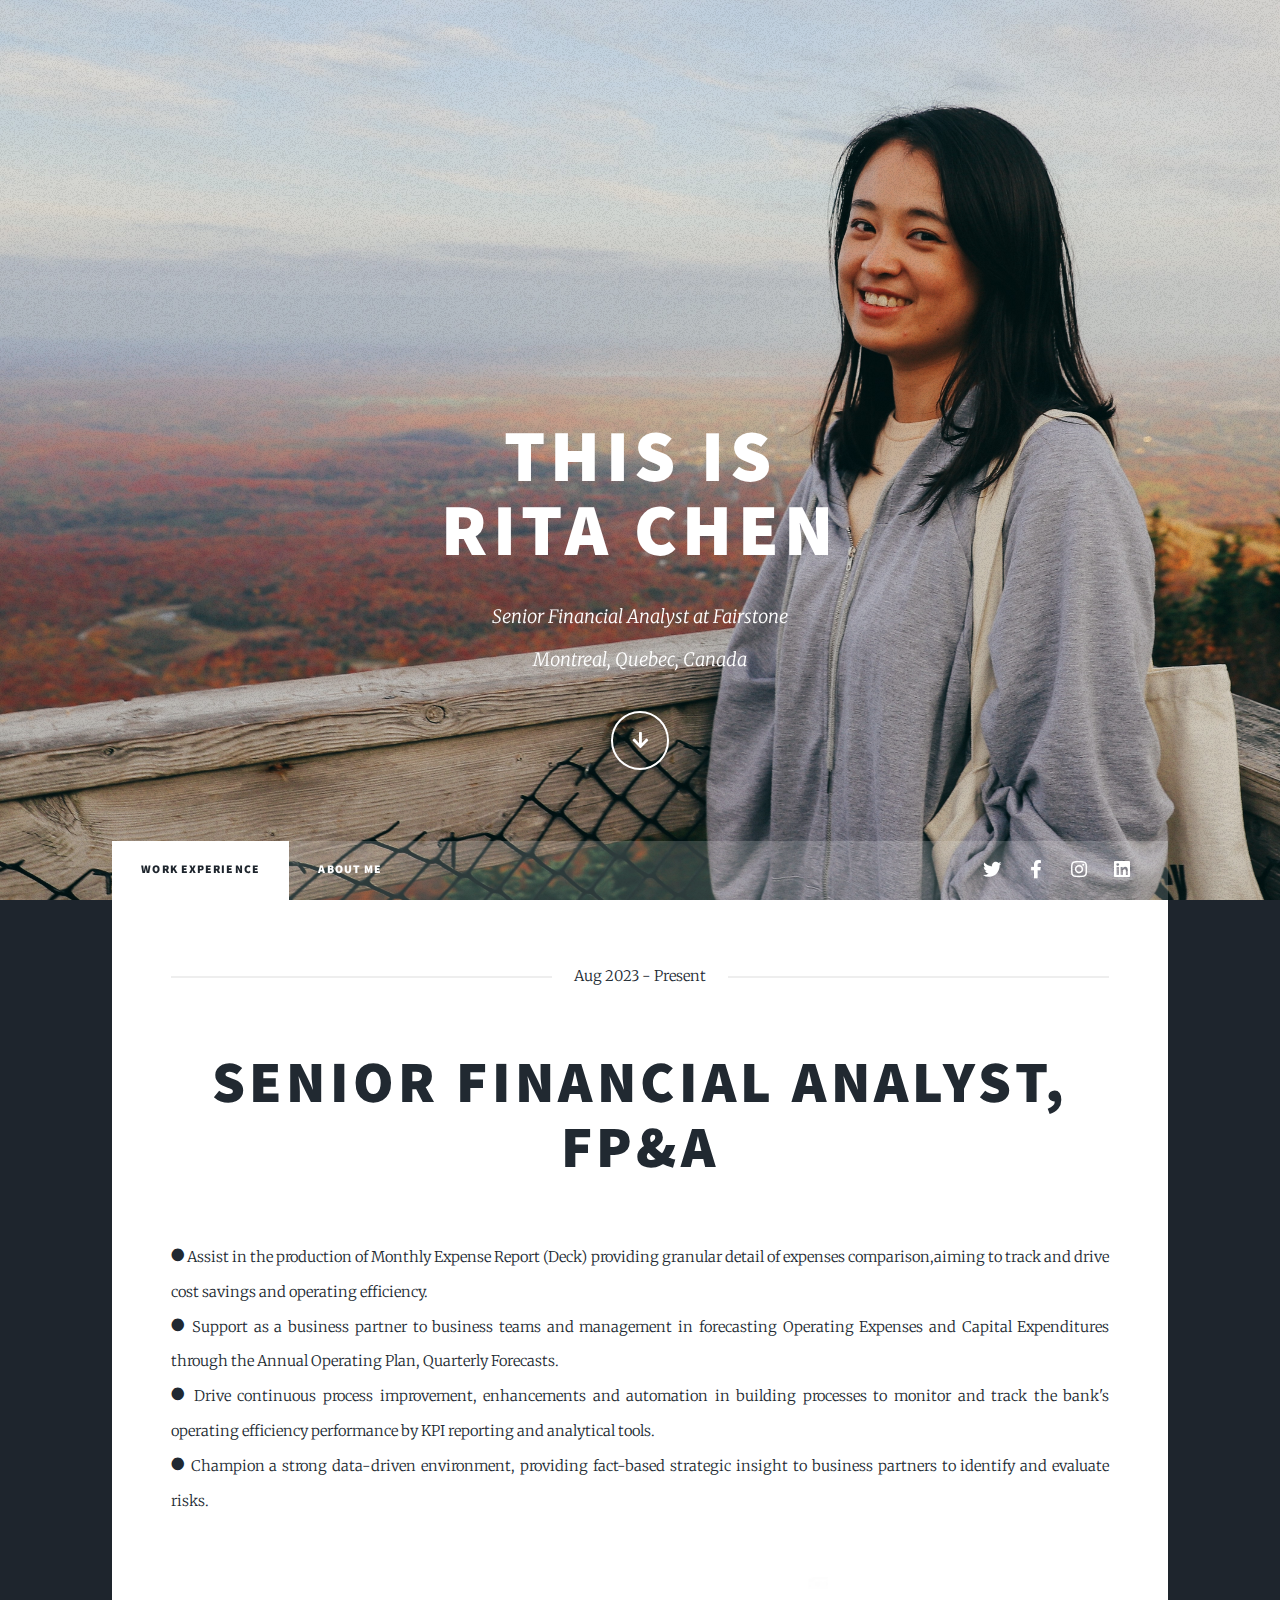
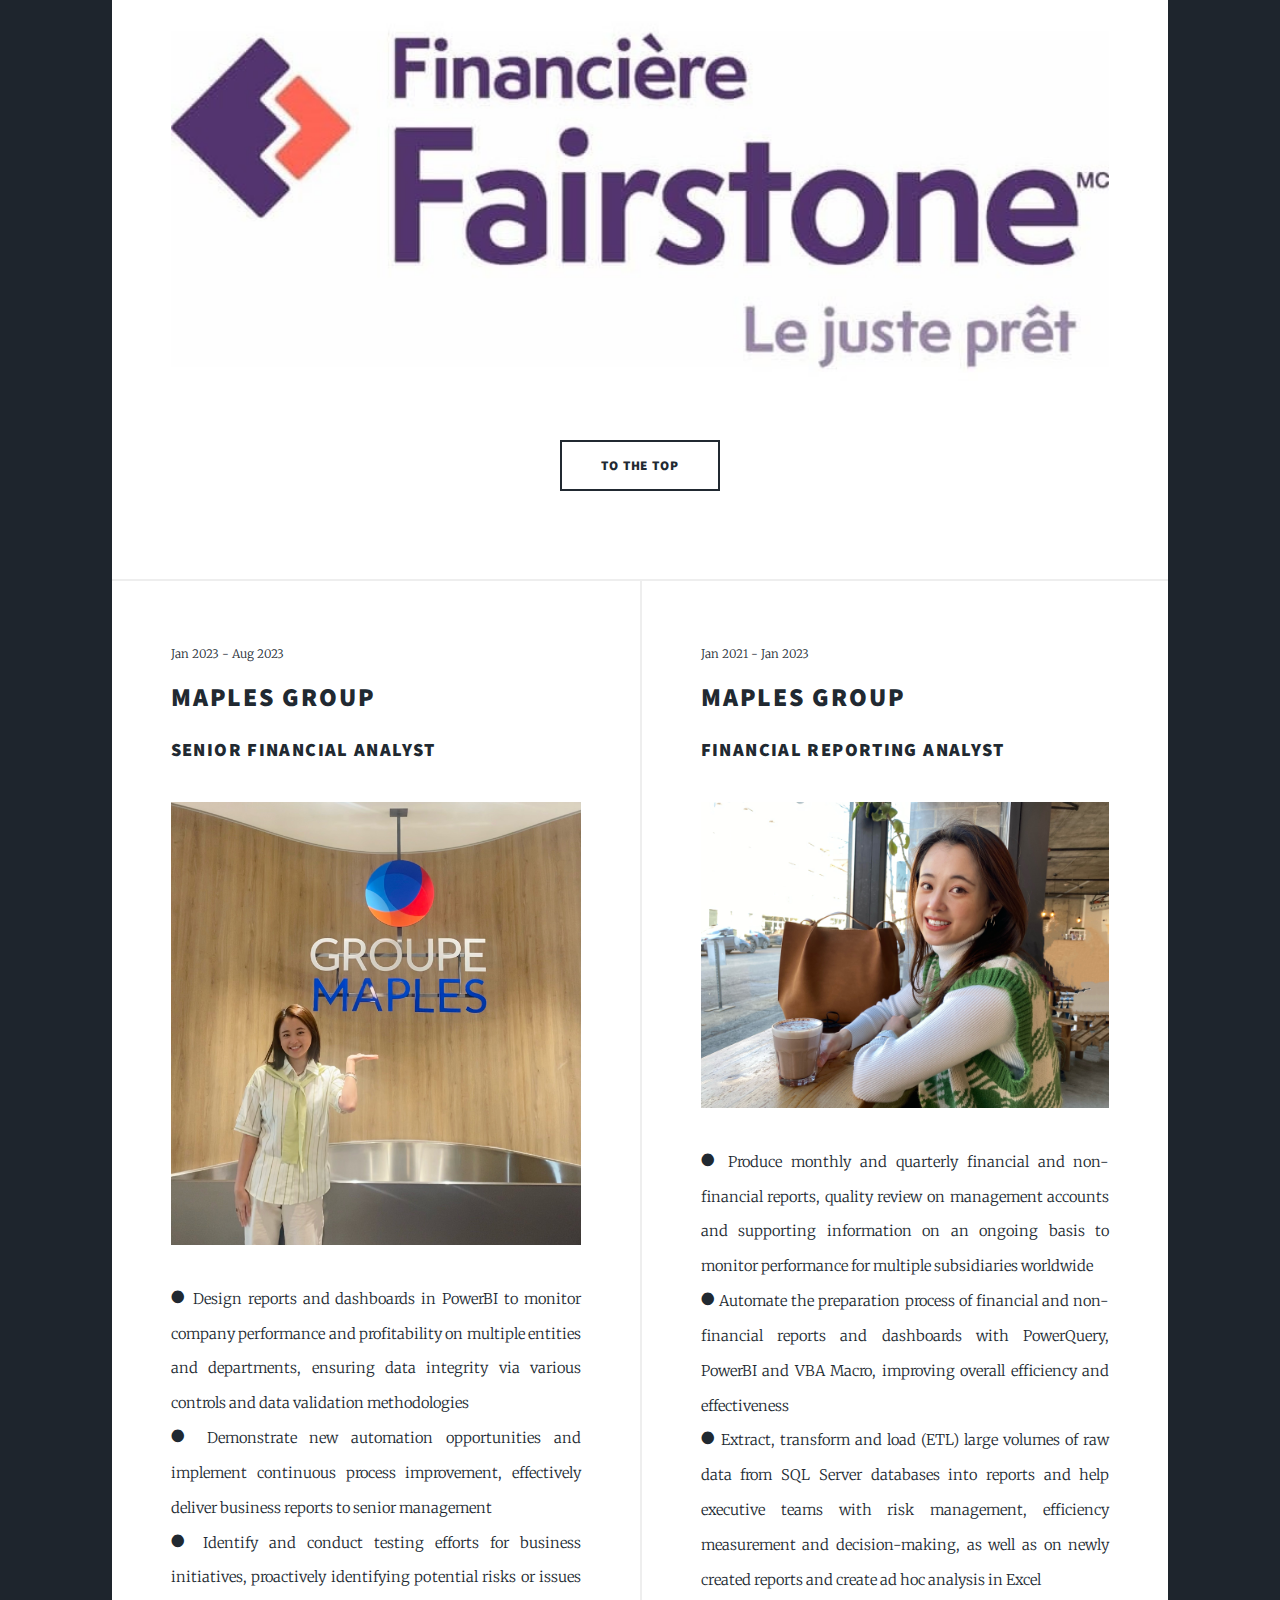
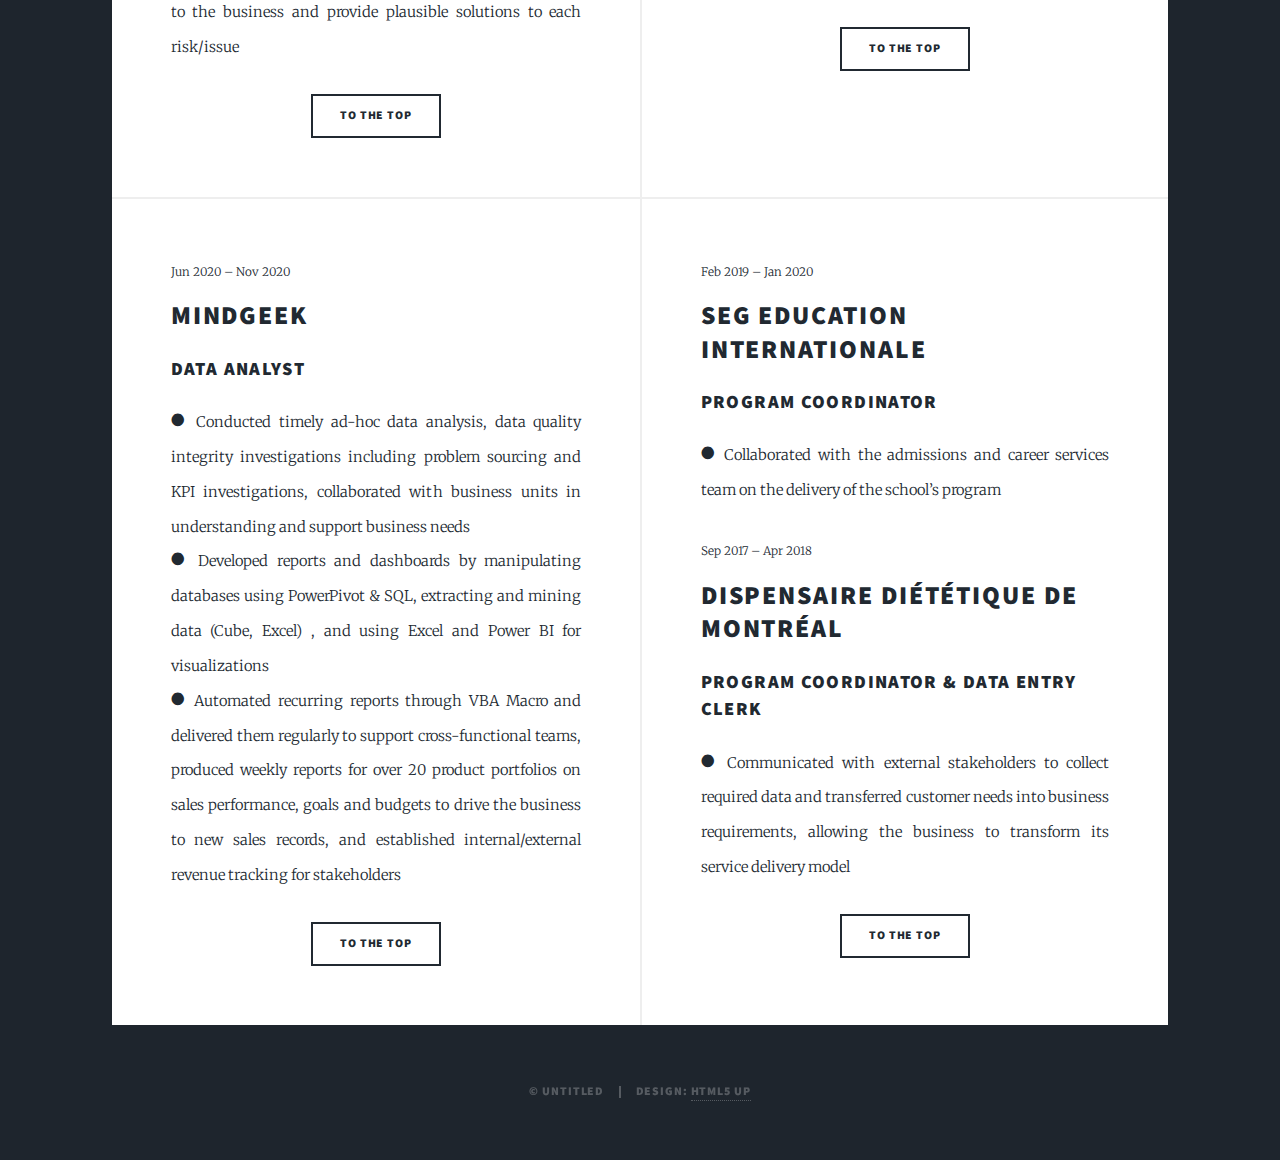
<file: index.html>
<!DOCTYPE HTML>
<!--
	Massively by HTML5 UP
	html5up.net | @ajlkn
	Free for personal and commercial use under the CCA 3.0 license (html5up.net/license)
-->
<html>
	<head>
		<title>Rita's Profile</title>
		<meta charset="utf-8" />
		<meta name="viewport" content="width=device-width, initial-scale=1, user-scalable=no" />
		<link rel="stylesheet" href="assets/css/main.css" />
		<noscript><link rel="stylesheet" href="assets/css/noscript.css" /></noscript>
	</head>
	<body class="is-preload">

		<!-- Wrapper -->
			<div id="wrapper" class="fade-in">

				<!-- Intro -->
					<div id="intro">
						<h1>This is<br />
						Rita Chen</h1>
						<p>Senior Financial Analyst at Fairstone<br />
							Montreal, Quebec, Canada</p>
						<ul class="actions">
							<li><a href="#header" class="button icon solid solo fa-arrow-down scrolly">Continue</a></li>
						</ul>
					</div>

				<!-- Header -->
					<header id="header">
						<a href="index.html" class="logo">Rita Chen</a>
					</header>

				<!-- Nav -->
					<nav id="nav">
						<ul class="links">
							<li class="active"><a href="index.html">Work Experience</a></li>
							<li><a href="generic.html">About me</a></li>
							<!-- <li><a href="elements.html">Elements Reference</a></li> -->
						</ul>
						<ul class="icons">
							<li><a href="#" class="icon brands fa-twitter"><span class="label">Twitter</span></a></li>
							<li><a href="#" class="icon brands fa-facebook-f"><span class="label">Facebook</span></a></li>
							<li><a href="#" class="icon brands fa-instagram"><span class="label">Instagram</span></a></li>
							<li><a href="#" class="icon brands fa-linkedin"><span class="label">GitHub</span></a></li>
						</ul>
					</nav>

				<!-- Main -->
					<div id="main">

						<!-- Featured Post -->
							<article class="post featured">
								<header class="major">
									<span class="date">Aug 2023 - Present</span>
									<h2><a href="#">Senior Financial Analyst, FP&A</a></h2>
								</header>
								<p>● Assist in the production of Monthly Expense Report (Deck) providing granular detail of expenses comparison,aiming to track and drive cost savings and operating efficiency.<br />
									● Support as a business partner to business teams and management in forecasting Operating Expenses and Capital Expenditures through the Annual Operating Plan, Quarterly Forecasts.<br />
									● Drive continuous process improvement, enhancements and automation in building processes to monitor and track the bank's operating efficiency performance by KPI reporting and analytical tools.<br />
									● Champion a strong data-driven environment, providing fact-based strategic insight to business partners to identify and evaluate risks.
									</p>
								<a href="#" class="image main"><img src="images/fairstone.jpg" alt="" /></a>
								<ul class="actions special">
									<li><a href="#" class="button large">To the Top</a></li>
								</ul>
							</article>

						<!-- Posts -->
							<section class="posts">
								<article>
									<header>
										<span class="date">Jan 2023 - Aug 2023</span>
										<h2><a href="#">Maples Group</a></h2>
										<h3>Senior Financial Analyst</h3>
									</header>
									<a href="#" class="image fit"><img src="images/rita_maples.jpg" alt="" /></a>
									<p>● Design reports and dashboards in PowerBI to monitor company performance and profitability on multiple entities and
										departments, ensuring data integrity via various controls and data validation methodologies
										<br />
										● Demonstrate new automation opportunities and implement continuous process improvement, effectively deliver business
										reports to senior management<br />
										● Identify and conduct testing efforts for business initiatives, proactively identifying potential risks or issues to the
										business and provide plausible solutions to each risk/issue<br />
										</p>
										<ul class="actions special">
										<li><a href="#" class="button">To the Top</a></li>
									</ul>
								</article>
								<article>
									<header>
										<span class="date">Jan 2021 - Jan 2023</span>
										<h2><a href="#">Maples Group</a></h2>
										<h3>Financial Reporting Analyst</h3>
									</header>
									<a href="#" class="image fit"><img src="images/rita_coffee.jpg" alt="" /></a>
									<p>● Produce monthly and quarterly financial and non-financial reports, quality review on management accounts and
										supporting information on an ongoing basis to monitor performance for multiple subsidiaries worldwide
										<br />
										● Automate the preparation process of financial and non-financial reports and dashboards with PowerQuery, PowerBI and
										VBA Macro, improving overall efficiency and effectiveness<br />
										● Extract, transform and load (ETL) large volumes of raw data from SQL Server databases into reports and help executive
										teams with risk management, efficiency measurement and decision-making, as well as on newly created reports and
										create ad hoc analysis in Excel<br />
										</p>
										<ul class="actions special">
										<li><a href="#" class="button">To the Top</a></li>
									</ul>
								</article>
								<article>
									<header>
										<span class="date">Jun 2020 – Nov 2020</span>
										<h2><a href="#">MindGeek</a></h2>
										<h3>Data Analyst</h3>
									</header>
									<p>● Conducted timely ad-hoc data analysis, data quality integrity investigations including problem sourcing and KPI
										investigations, collaborated with business units in understanding and support business needs
										<br />
										● Developed reports and dashboards by manipulating databases using PowerPivot & SQL, extracting and mining data
										(Cube, Excel) , and using Excel and Power BI for visualizations<br />
										● Automated recurring reports through VBA Macro and delivered them regularly to support cross-functional teams, produced
										weekly reports for over 20 product portfolios on sales performance, goals and budgets to drive the business to new sales
										records, and established internal/external revenue tracking for stakeholders<br />
										</p>
										<ul class="actions special">
										<li><a href="#" class="button">To the Top</a></li>
									</ul>
								</article>
								<article>
									<header>
										<span class="date">Feb 2019 – Jan 2020</span>
										<h2><a href="#">SEG Education Internationale </a></h2>
										<h3>Program Coordinator</h3>
									</header>
									<p>● Collaborated with the admissions and career services team on the delivery of the school’s program
										</p>
										<header>
											<span class="date">Sep 2017 – Apr 2018</span>
											<h2><a href="#">Dispensaire diététique de Montréal </a></h2>
											<h3>Program Coordinator & Data Entry Clerk
											</h3>
										</header>
										<p>● Communicated with external stakeholders to collect required data and transferred customer needs into business
											requirements, allowing the business to transform its service delivery model											
											</p>
										<ul class="actions special">
										<li><a href="#" class="button">To the Top</a></li>
									</ul>
								</article>
								
							</section>

						<!-- Footer -->


					</div>

				<!-- Footer -->
					<footer id="footer">
						<!-- <section>
							<form method="post" action="#">
								<div class="fields">
									<div class="field">
										<label for="name">Name</label>
										<input type="text" name="name" id="name" />
									</div>
									<div class="field">
										<label for="email">Email</label>
										<input type="text" name="email" id="email" />
									</div>
									<div class="field">
										<label for="message">Message</label>
										<textarea name="message" id="message" rows="3"></textarea>
									</div>
								</div>
								<ul class="actions">
									<li><input type="submit" value="Send Message" /></li>
								</ul>
							</form>
						</section>
						<section class="split contact">
							<section class="alt">
								<h3>Address</h3>
								<p>1234 Somewhere Road #87257<br />
								Nashville, TN 00000-0000</p>
							</section>
							<section>
								<h3>Phone</h3>
								<p><a href="#">(000) 000-0000</a></p>
							</section>
							<section>
								<h3>Email</h3>
								<p><a href="#">info@untitled.tld</a></p>
							</section>
							<section>
								<h3>Social</h3>
								<ul class="icons alt">
									<li><a href="#" class="icon brands alt fa-twitter"><span class="label">Twitter</span></a></li>
									<li><a href="#" class="icon brands alt fa-facebook-f"><span class="label">Facebook</span></a></li>
									<li><a href="#" class="icon brands alt fa-instagram"><span class="label">Instagram</span></a></li>
									<li><a href="#" class="icon brands alt fa-github"><span class="label">GitHub</span></a></li>
								</ul>
							</section>
						</section> -->
					</footer>

				<!-- Copyright -->
					<div id="copyright">
						<ul><li>&copy; Untitled</li><li>Design: <a href="https://html5up.net">HTML5 UP</a></li></ul>
					</div>

			</div>

		<!-- Scripts -->
			<script src="assets/js/jquery.min.js"></script>
			<script src="assets/js/jquery.scrollex.min.js"></script>
			<script src="assets/js/jquery.scrolly.min.js"></script>
			<script src="assets/js/browser.min.js"></script>
			<script src="assets/js/breakpoints.min.js"></script>
			<script src="assets/js/util.js"></script>
			<script src="assets/js/main.js"></script>

	</body>
</html>
</file>
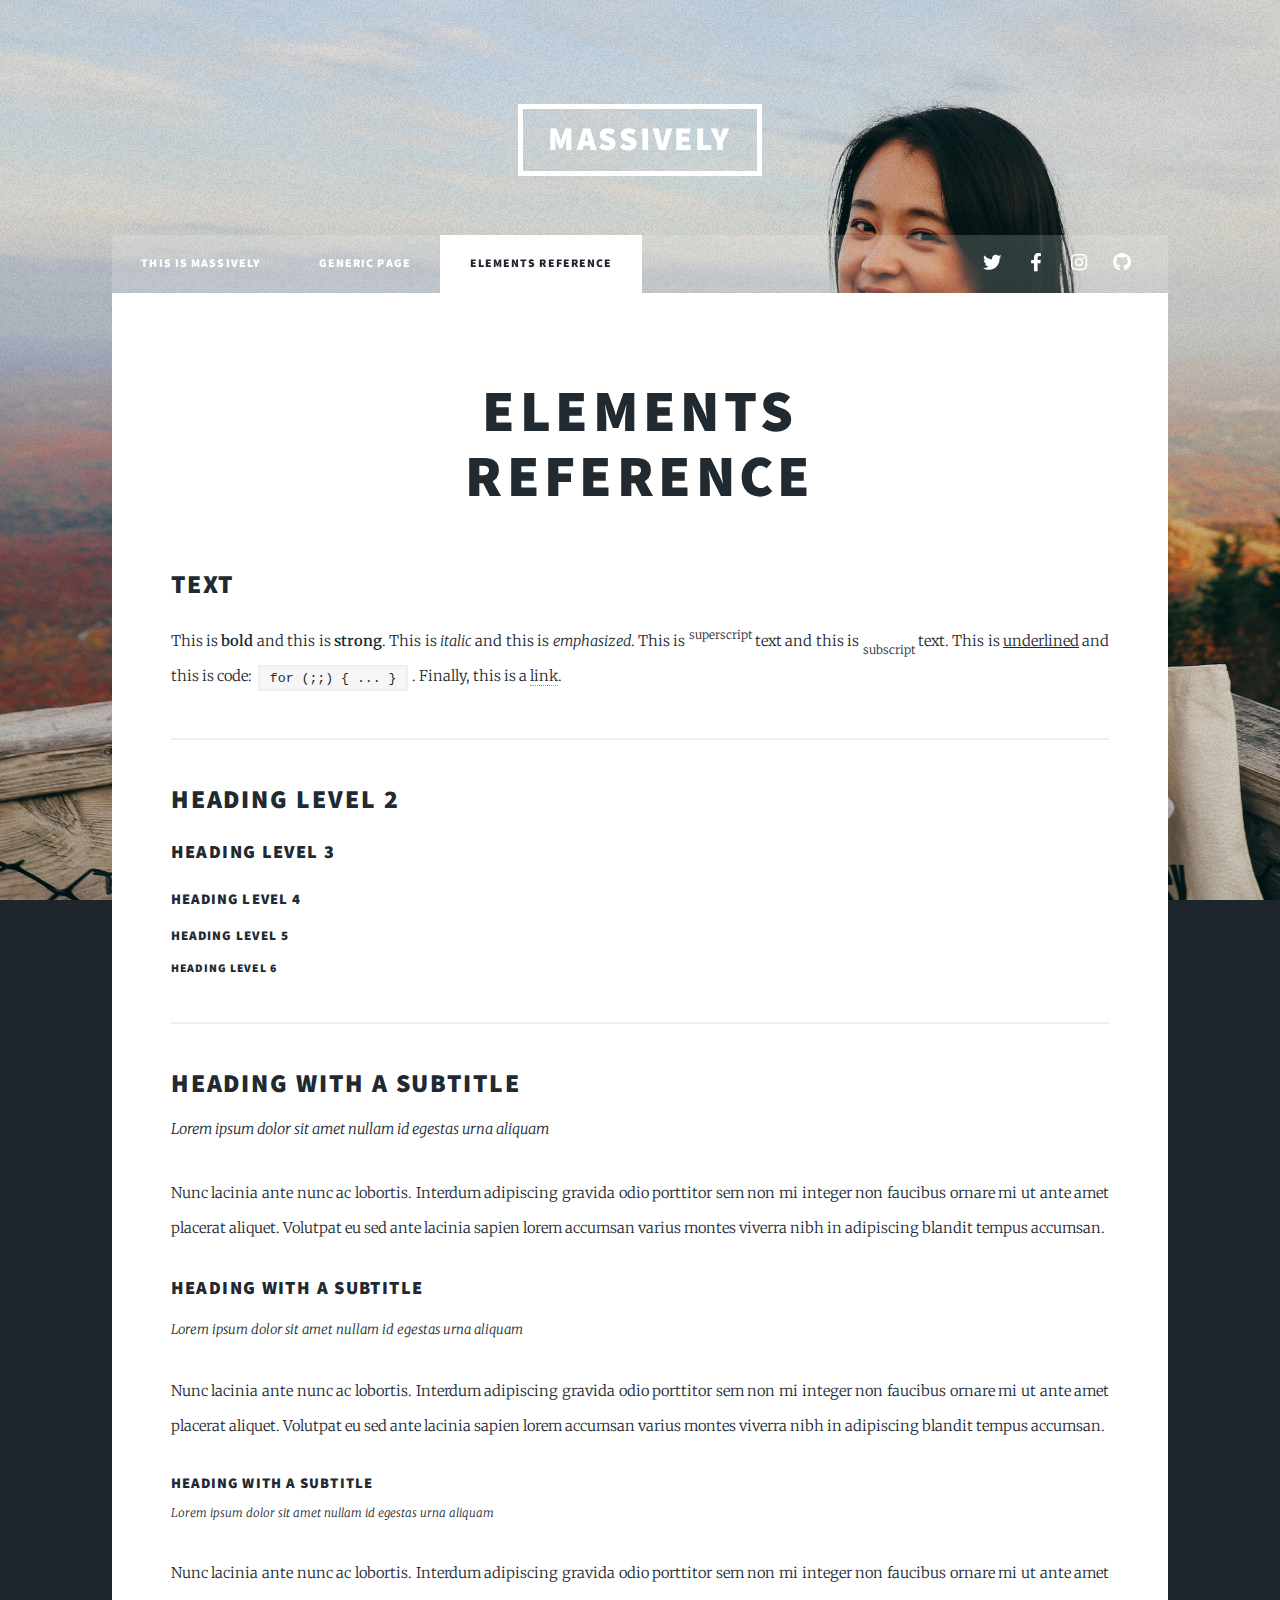
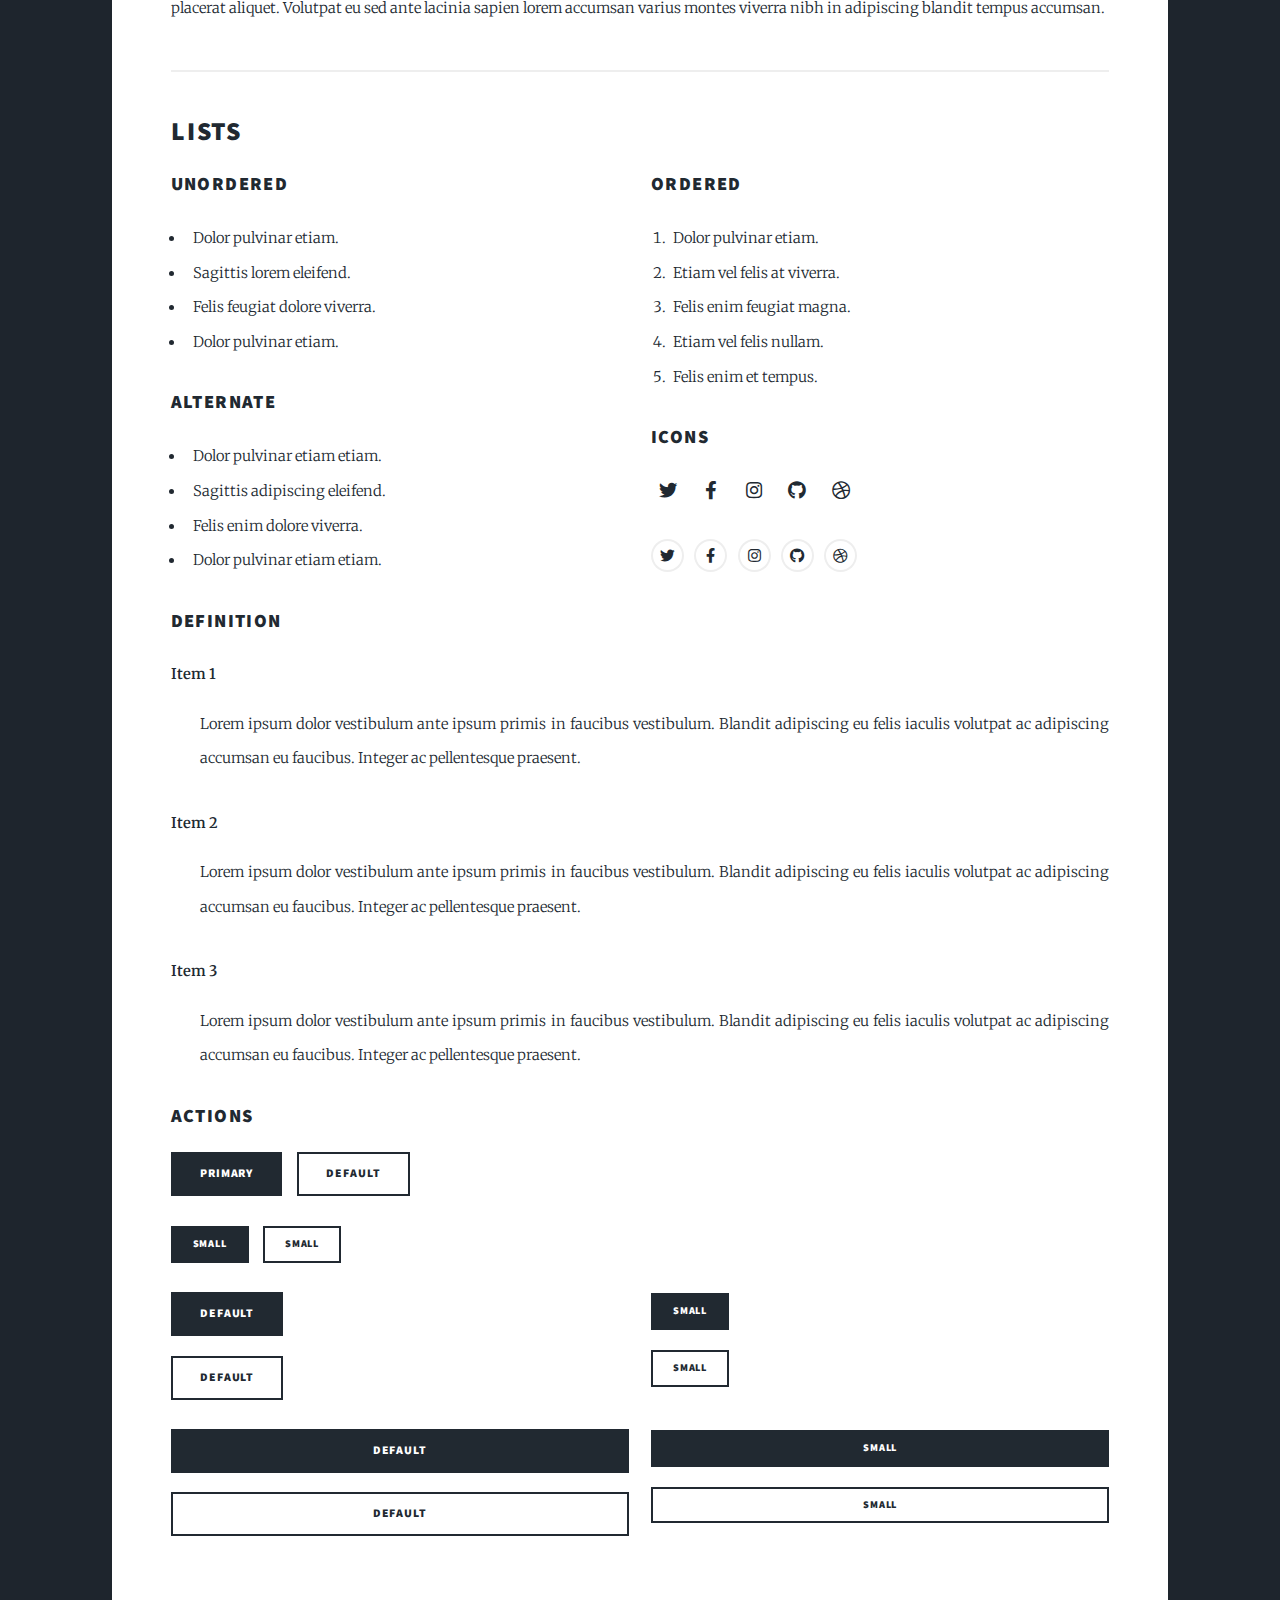
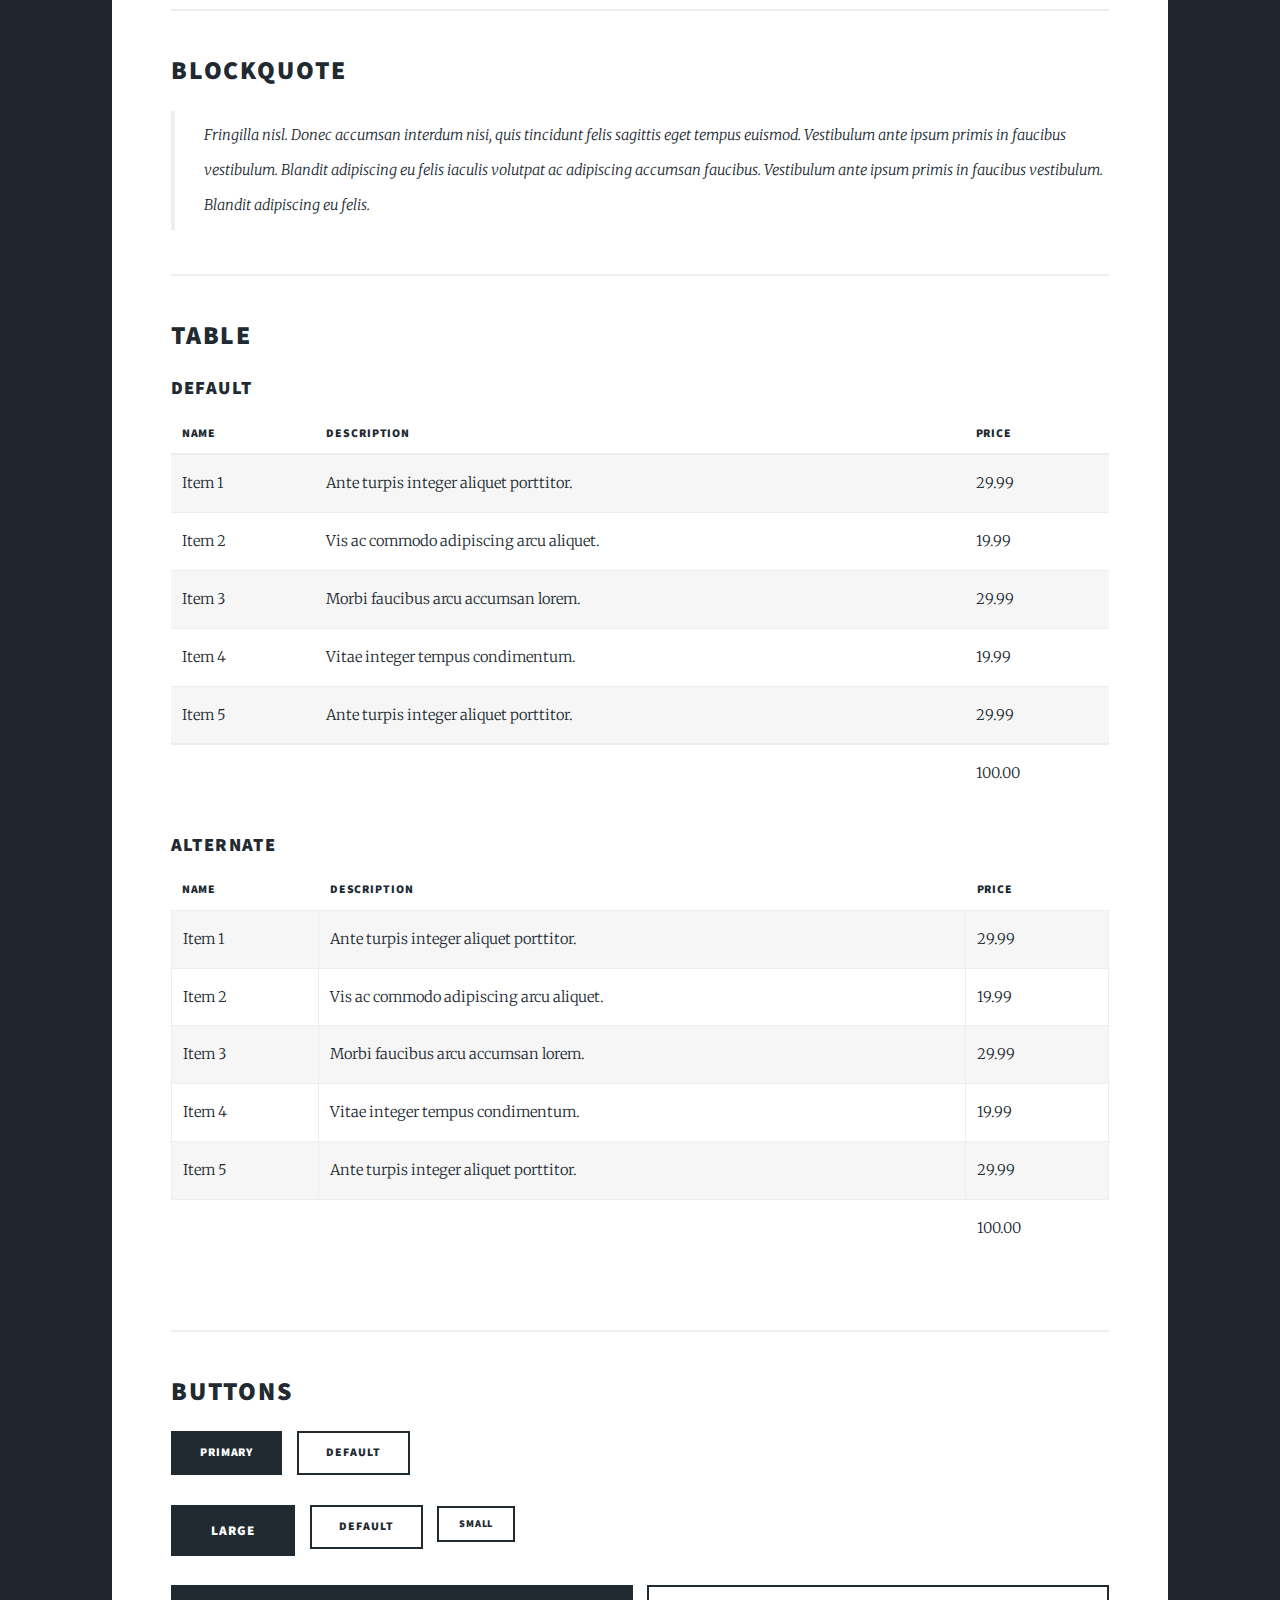
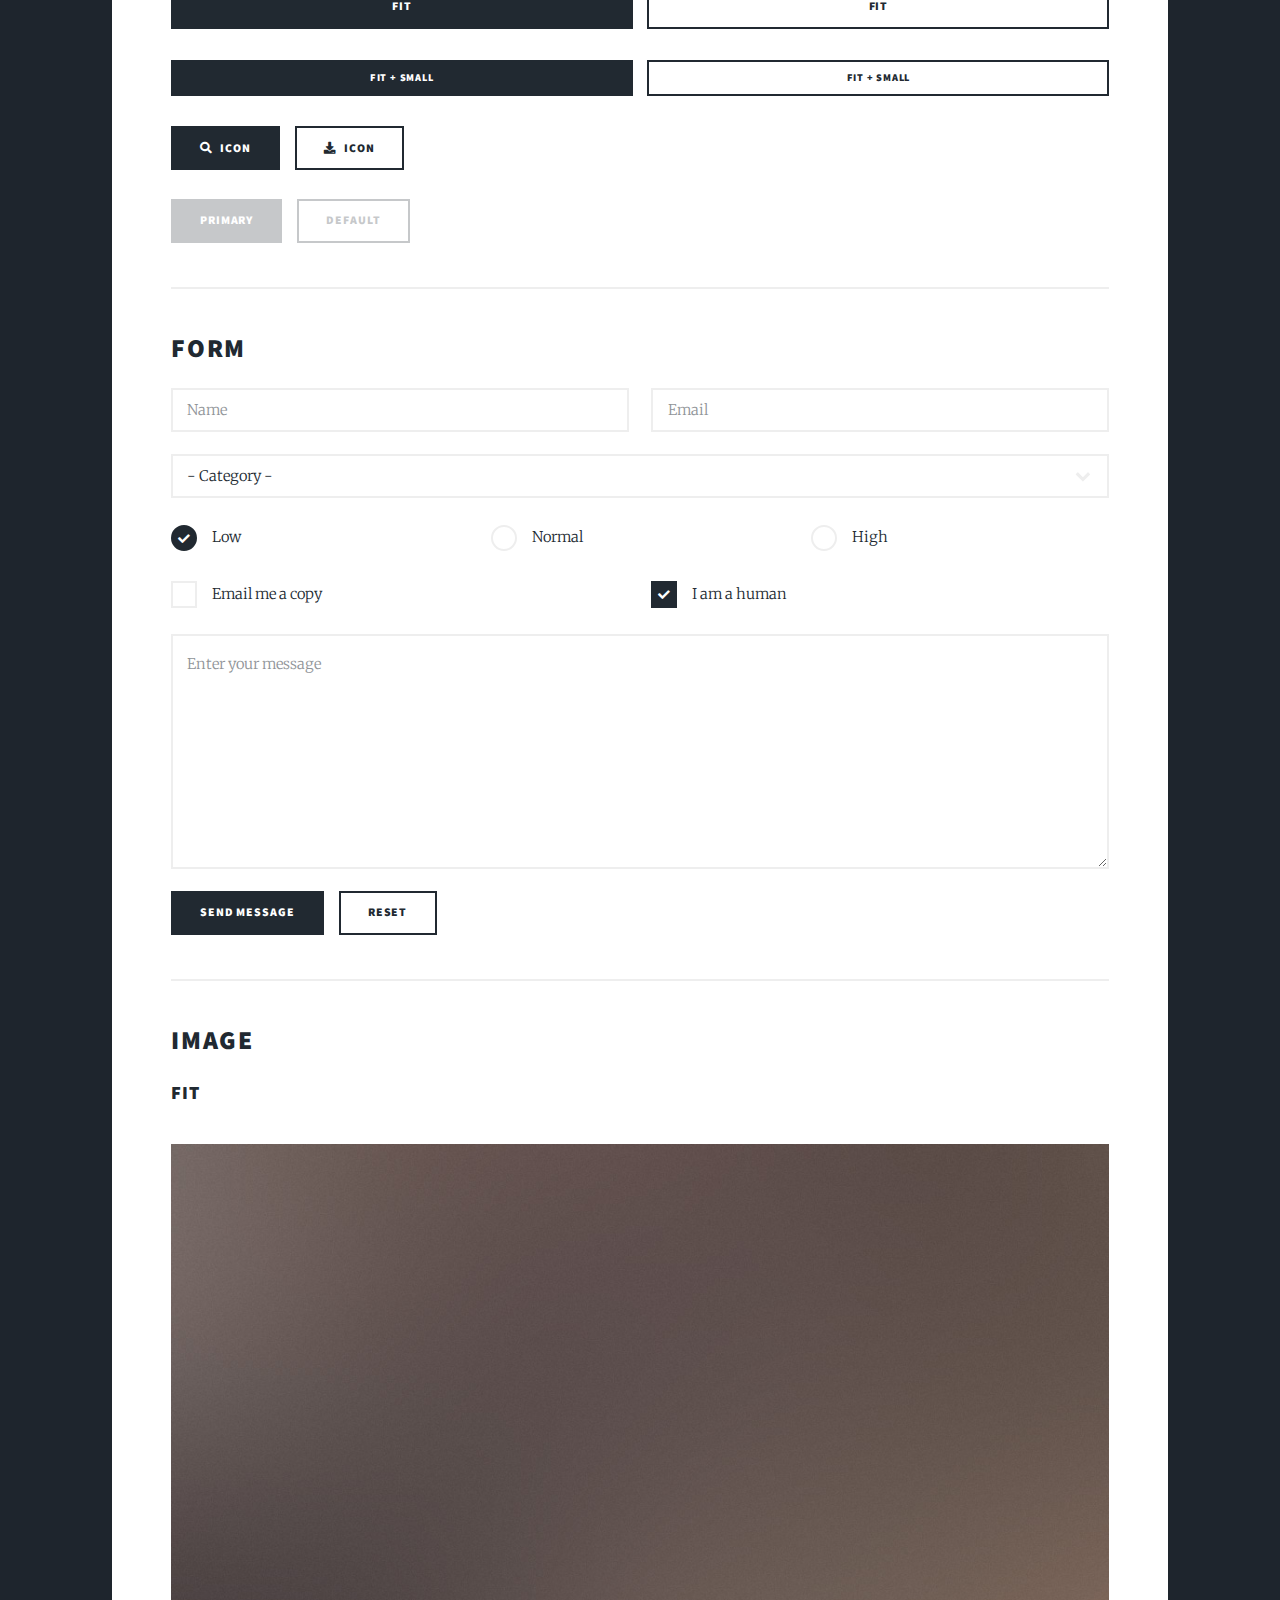
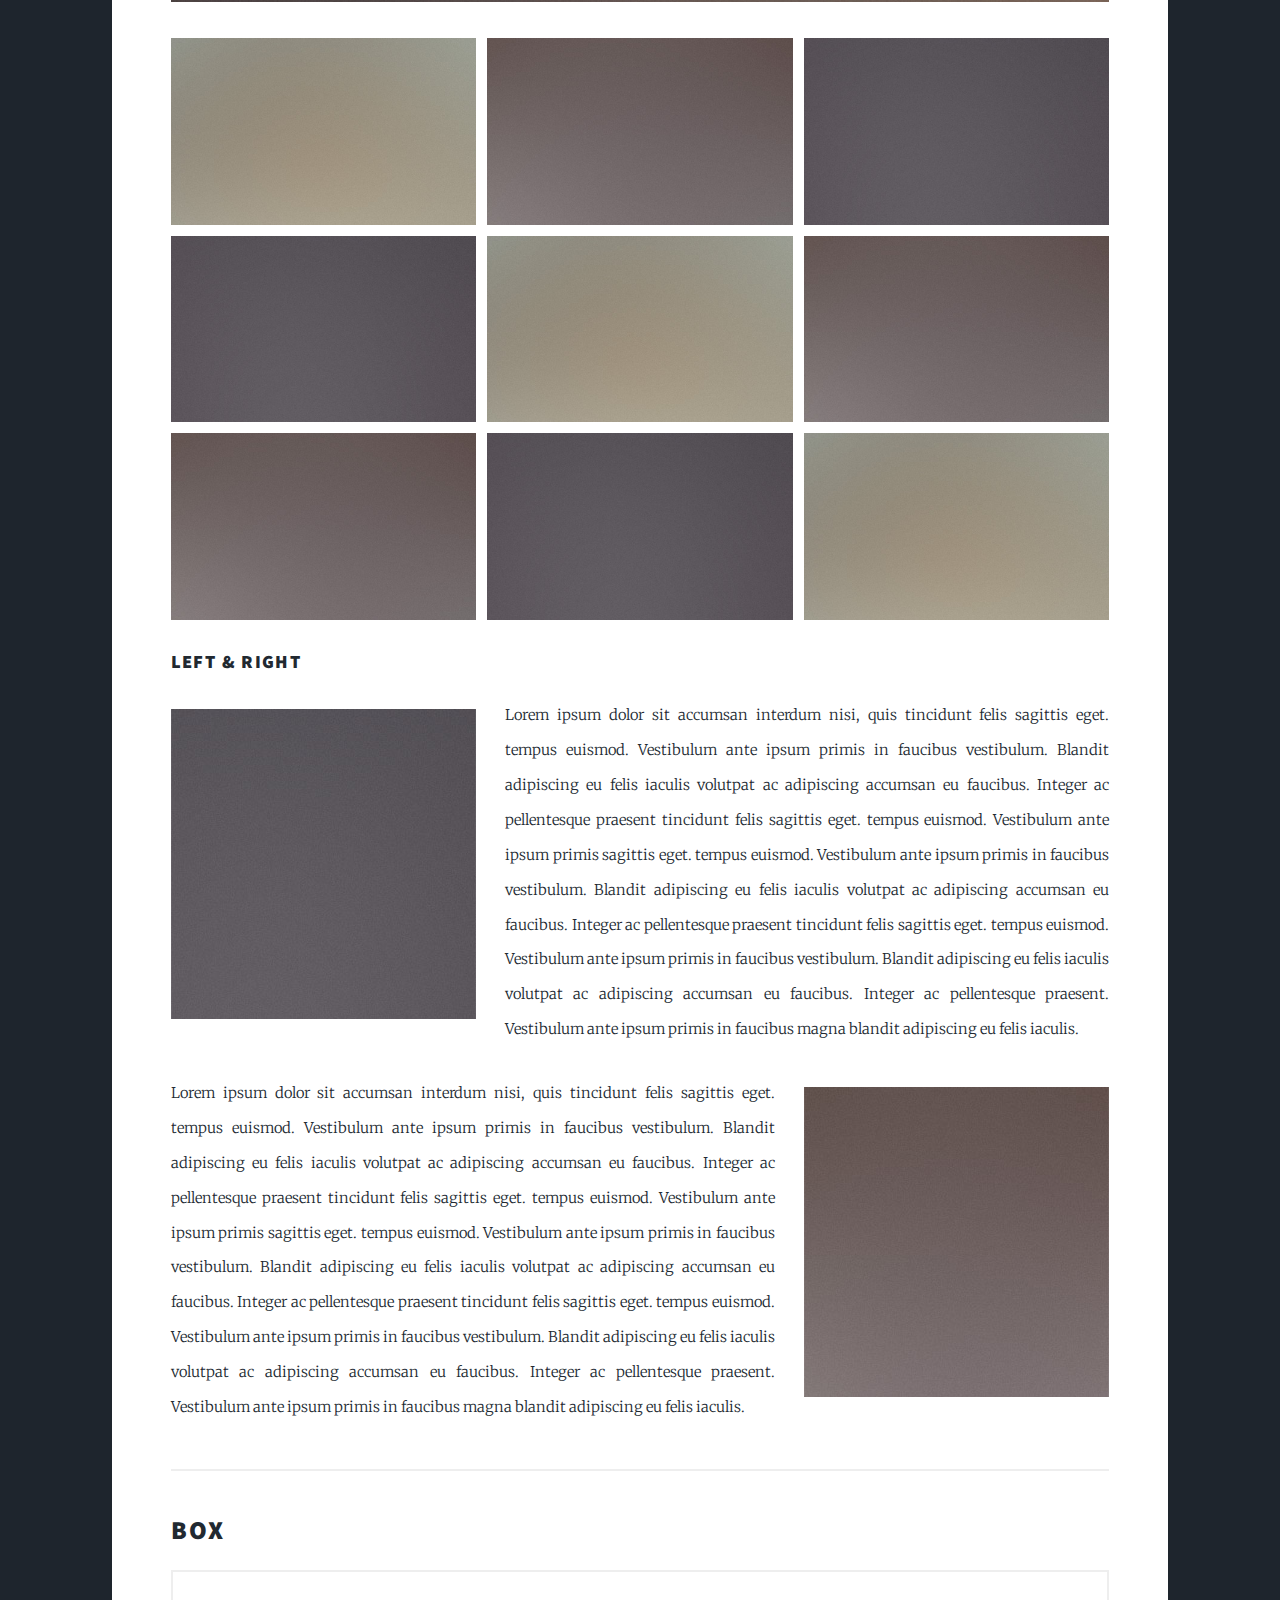
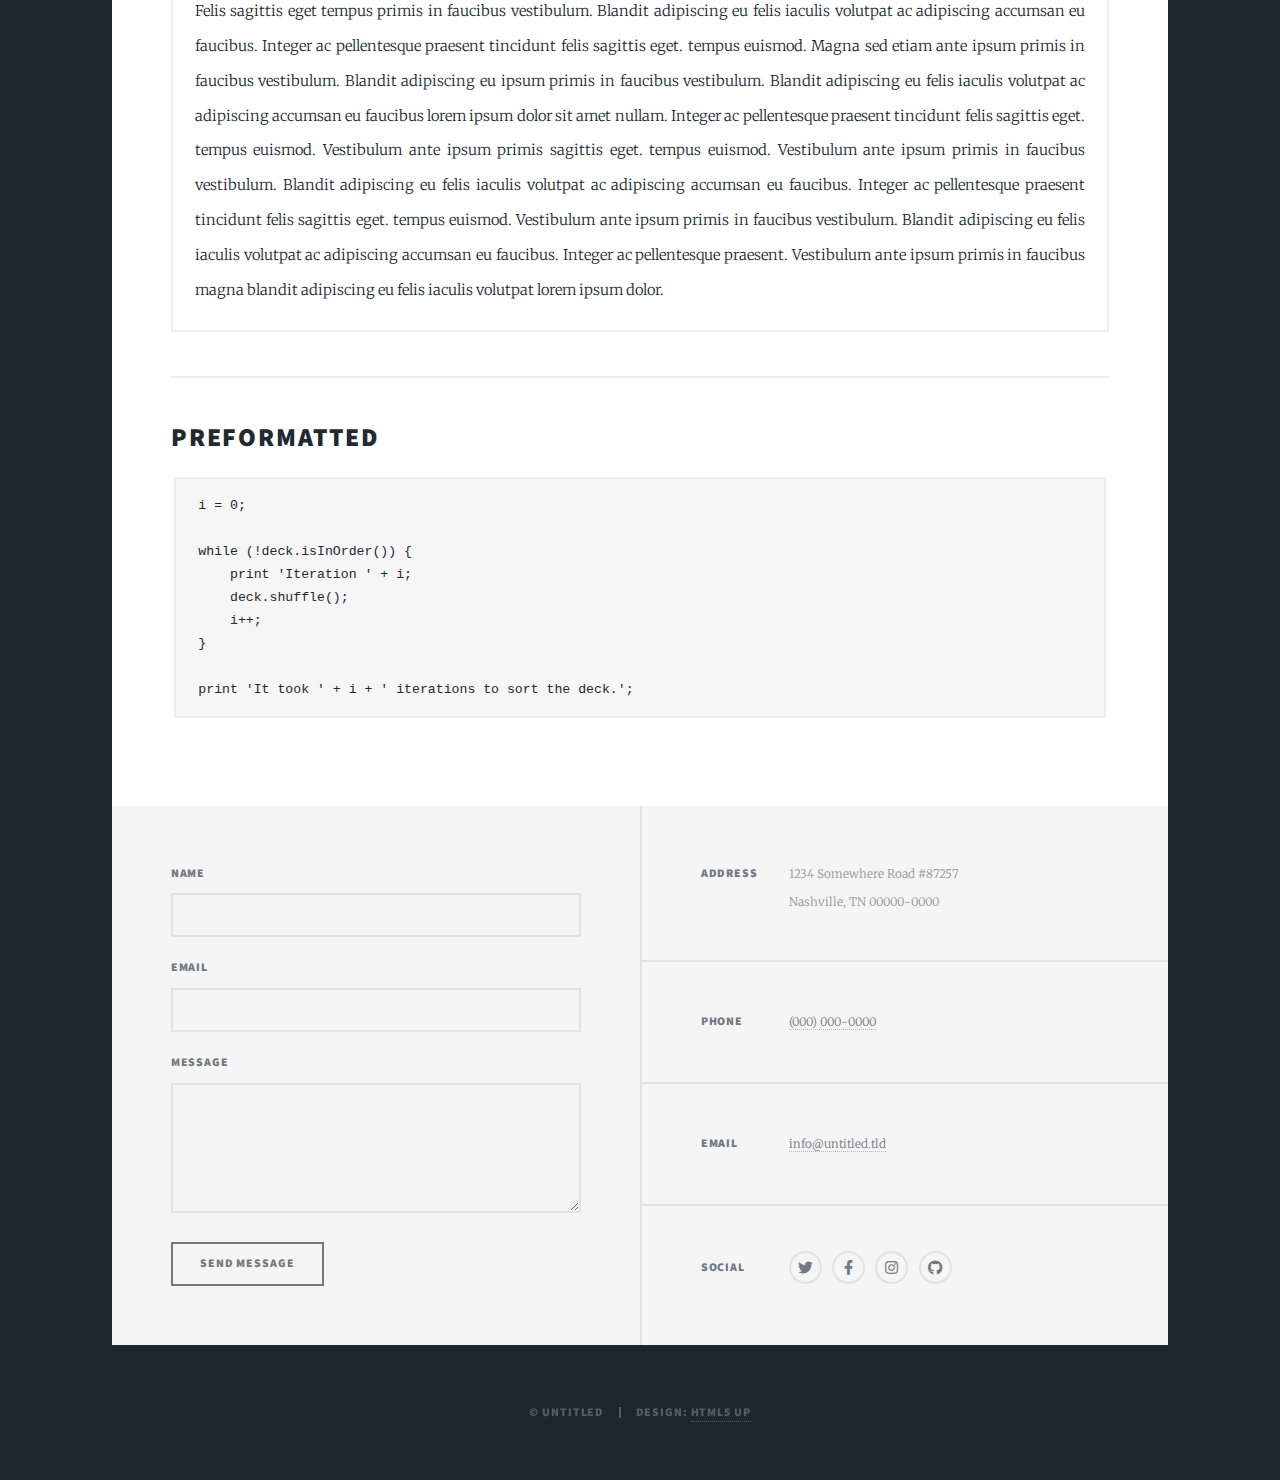
<file: elements.html>
<!DOCTYPE HTML>
<!--
	Massively by HTML5 UP
	html5up.net | @ajlkn
	Free for personal and commercial use under the CCA 3.0 license (html5up.net/license)
-->
<html>
	<head>
		<title>Elements Reference - Massively by HTML5 UP</title>
		<meta charset="utf-8" />
		<meta name="viewport" content="width=device-width, initial-scale=1, user-scalable=no" />
		<link rel="stylesheet" href="assets/css/main.css" />
		<noscript><link rel="stylesheet" href="assets/css/noscript.css" /></noscript>
	</head>
	<body class="is-preload">

		<!-- Wrapper -->
			<div id="wrapper">

				<!-- Header -->
					<header id="header">
						<a href="index.html" class="logo">Massively</a>
					</header>

				<!-- Nav -->
					<nav id="nav">
						<ul class="links">
							<li><a href="index.html">This is Massively</a></li>
							<li><a href="generic.html">Generic Page</a></li>
							<li class="active"><a href="elements.html">Elements Reference</a></li>
						</ul>
						<ul class="icons">
							<li><a href="#" class="icon brands fa-twitter"><span class="label">Twitter</span></a></li>
							<li><a href="#" class="icon brands fa-facebook-f"><span class="label">Facebook</span></a></li>
							<li><a href="#" class="icon brands fa-instagram"><span class="label">Instagram</span></a></li>
							<li><a href="#" class="icon brands fa-github"><span class="label">GitHub</span></a></li>
						</ul>
					</nav>

				<!-- Main -->
					<div id="main">

						<!-- Post -->
							<section class="post">
								<header class="major">
									<h1>Elements<br />
									Reference</h1>
								</header>

								<!-- Text stuff -->
									<h2>Text</h2>
									<p>This is <b>bold</b> and this is <strong>strong</strong>. This is <i>italic</i> and this is <em>emphasized</em>.
									This is <sup>superscript</sup> text and this is <sub>subscript</sub> text.
									This is <u>underlined</u> and this is code: <code>for (;;) { ... }</code>.
									Finally, this is a <a href="#">link</a>.</p>
									<hr />
									<h2>Heading Level 2</h2>
									<h3>Heading Level 3</h3>
									<h4>Heading Level 4</h4>
									<h5>Heading Level 5</h5>
									<h6>Heading Level 6</h6>
									<hr />
									<header>
										<h2>Heading with a Subtitle</h2>
										<p>Lorem ipsum dolor sit amet nullam id egestas urna aliquam</p>
									</header>
									<p>Nunc lacinia ante nunc ac lobortis. Interdum adipiscing gravida odio porttitor sem non mi integer non faucibus ornare mi ut ante amet placerat aliquet. Volutpat eu sed ante lacinia sapien lorem accumsan varius montes viverra nibh in adipiscing blandit tempus accumsan.</p>
									<header>
										<h3>Heading with a Subtitle</h3>
										<p>Lorem ipsum dolor sit amet nullam id egestas urna aliquam</p>
									</header>
									<p>Nunc lacinia ante nunc ac lobortis. Interdum adipiscing gravida odio porttitor sem non mi integer non faucibus ornare mi ut ante amet placerat aliquet. Volutpat eu sed ante lacinia sapien lorem accumsan varius montes viverra nibh in adipiscing blandit tempus accumsan.</p>
									<header>
										<h4>Heading with a Subtitle</h4>
										<p>Lorem ipsum dolor sit amet nullam id egestas urna aliquam</p>
									</header>
									<p>Nunc lacinia ante nunc ac lobortis. Interdum adipiscing gravida odio porttitor sem non mi integer non faucibus ornare mi ut ante amet placerat aliquet. Volutpat eu sed ante lacinia sapien lorem accumsan varius montes viverra nibh in adipiscing blandit tempus accumsan.</p>

									<hr />

								<!-- Lists -->
									<h2>Lists</h2>
									<div class="row">
										<div class="col-6 col-12-small">

											<h3>Unordered</h3>
											<ul>
												<li>Dolor pulvinar etiam.</li>
												<li>Sagittis lorem eleifend.</li>
												<li>Felis feugiat dolore viverra.</li>
												<li>Dolor pulvinar etiam.</li>
											</ul>

											<h3>Alternate</h3>
											<ul class="alt">
												<li>Dolor pulvinar etiam etiam.</li>
												<li>Sagittis adipiscing eleifend.</li>
												<li>Felis enim dolore viverra.</li>
												<li>Dolor pulvinar etiam etiam.</li>
											</ul>

										</div>
										<div class="col-6 col-12-small">

											<h3>Ordered</h3>
											<ol>
												<li>Dolor pulvinar etiam.</li>
												<li>Etiam vel felis at viverra.</li>
												<li>Felis enim feugiat magna.</li>
												<li>Etiam vel felis nullam.</li>
												<li>Felis enim et tempus.</li>
											</ol>

											<h3>Icons</h3>
											<ul class="icons">
												<li><a href="#" class="icon brands fa-twitter"><span class="label">Twitter</span></a></li>
												<li><a href="#" class="icon brands fa-facebook-f"><span class="label">Facebook</span></a></li>
												<li><a href="#" class="icon brands fa-instagram"><span class="label">Instagram</span></a></li>
												<li><a href="#" class="icon brands fa-github"><span class="label">Github</span></a></li>
												<li><a href="#" class="icon brands fa-dribbble"><span class="label">Dribbble</span></a></li>
											</ul>
											<ul class="icons alt">
												<li><a href="#" class="icon brands alt fa-twitter"><span class="label">Twitter</span></a></li>
												<li><a href="#" class="icon brands alt fa-facebook-f"><span class="label">Facebook</span></a></li>
												<li><a href="#" class="icon brands alt fa-instagram"><span class="label">Instagram</span></a></li>
												<li><a href="#" class="icon brands alt fa-github"><span class="label">Github</span></a></li>
												<li><a href="#" class="icon brands alt fa-dribbble"><span class="label">Dribbble</span></a></li>
											</ul>

										</div>
									</div>
									<h3>Definition</h3>
									<dl>
										<dt>Item 1</dt>
										<dd>
											<p>Lorem ipsum dolor vestibulum ante ipsum primis in faucibus vestibulum. Blandit adipiscing eu felis iaculis volutpat ac adipiscing accumsan eu faucibus. Integer ac pellentesque praesent.</p>
										</dd>
										<dt>Item 2</dt>
										<dd>
											<p>Lorem ipsum dolor vestibulum ante ipsum primis in faucibus vestibulum. Blandit adipiscing eu felis iaculis volutpat ac adipiscing accumsan eu faucibus. Integer ac pellentesque praesent.</p>
										</dd>
										<dt>Item 3</dt>
										<dd>
											<p>Lorem ipsum dolor vestibulum ante ipsum primis in faucibus vestibulum. Blandit adipiscing eu felis iaculis volutpat ac adipiscing accumsan eu faucibus. Integer ac pellentesque praesent.</p>
										</dd>
									</dl>

									<h3>Actions</h3>
									<ul class="actions">
										<li><a href="#" class="button primary">Primary</a></li>
										<li><a href="#" class="button">Default</a></li>
									</ul>
									<ul class="actions small">
										<li><a href="#" class="button primary small">Small</a></li>
										<li><a href="#" class="button small">Small</a></li>
									</ul>
									<div class="row">
										<div class="col-6 col-12-small">
											<ul class="actions stacked">
												<li><a href="#" class="button primary">Default</a></li>
												<li><a href="#" class="button">Default</a></li>
											</ul>
										</div>
										<div class="col-6 col-12-small">
											<ul class="actions stacked">
												<li><a href="#" class="button primary small">Small</a></li>
												<li><a href="#" class="button small">Small</a></li>
											</ul>
										</div>
									</div>
									<div class="row">
										<div class="col-6 col-12-small">
											<ul class="actions stacked">
												<li><a href="#" class="button primary fit">Default</a></li>
												<li><a href="#" class="button fit">Default</a></li>
											</ul>
										</div>
										<div class="col-6 col-12-small">
											<ul class="actions stacked">
												<li><a href="#" class="button primary small fit">Small</a></li>
												<li><a href="#" class="button small fit">Small</a></li>
											</ul>
										</div>
									</div>

									<hr />

								<!-- Blockquote -->
									<h2>Blockquote</h2>
									<blockquote>Fringilla nisl. Donec accumsan interdum nisi, quis tincidunt felis sagittis eget tempus euismod. Vestibulum ante ipsum primis in faucibus vestibulum. Blandit adipiscing eu felis iaculis volutpat ac adipiscing accumsan faucibus. Vestibulum ante ipsum primis in faucibus vestibulum. Blandit adipiscing eu felis.</blockquote>

									<hr />

								<!-- Table -->
									<h2>Table</h2>

									<h3>Default</h3>
									<div class="table-wrapper">
										<table>
											<thead>
												<tr>
													<th>Name</th>
													<th>Description</th>
													<th>Price</th>
												</tr>
											</thead>
											<tbody>
												<tr>
													<td>Item 1</td>
													<td>Ante turpis integer aliquet porttitor.</td>
													<td>29.99</td>
												</tr>
												<tr>
													<td>Item 2</td>
													<td>Vis ac commodo adipiscing arcu aliquet.</td>
													<td>19.99</td>
												</tr>
												<tr>
													<td>Item 3</td>
													<td> Morbi faucibus arcu accumsan lorem.</td>
													<td>29.99</td>
												</tr>
												<tr>
													<td>Item 4</td>
													<td>Vitae integer tempus condimentum.</td>
													<td>19.99</td>
												</tr>
												<tr>
													<td>Item 5</td>
													<td>Ante turpis integer aliquet porttitor.</td>
													<td>29.99</td>
												</tr>
											</tbody>
											<tfoot>
												<tr>
													<td colspan="2"></td>
													<td>100.00</td>
												</tr>
											</tfoot>
										</table>
									</div>

									<h3>Alternate</h3>
									<div class="table-wrapper">
										<table class="alt">
											<thead>
												<tr>
													<th>Name</th>
													<th>Description</th>
													<th>Price</th>
												</tr>
											</thead>
											<tbody>
												<tr>
													<td>Item 1</td>
													<td>Ante turpis integer aliquet porttitor.</td>
													<td>29.99</td>
												</tr>
												<tr>
													<td>Item 2</td>
													<td>Vis ac commodo adipiscing arcu aliquet.</td>
													<td>19.99</td>
												</tr>
												<tr>
													<td>Item 3</td>
													<td> Morbi faucibus arcu accumsan lorem.</td>
													<td>29.99</td>
												</tr>
												<tr>
													<td>Item 4</td>
													<td>Vitae integer tempus condimentum.</td>
													<td>19.99</td>
												</tr>
												<tr>
													<td>Item 5</td>
													<td>Ante turpis integer aliquet porttitor.</td>
													<td>29.99</td>
												</tr>
											</tbody>
											<tfoot>
												<tr>
													<td colspan="2"></td>
													<td>100.00</td>
												</tr>
											</tfoot>
										</table>
									</div>

									<hr />

								<!-- Buttons -->
									<h2>Buttons</h2>
									<ul class="actions">
										<li><a href="#" class="button primary">Primary</a></li>
										<li><a href="#" class="button">Default</a></li>
									</ul>
									<ul class="actions">
										<li><a href="#" class="button primary large">Large</a></li>
										<li><a href="#" class="button">Default</a></li>
										<li><a href="#" class="button small">Small</a></li>
									</ul>
									<ul class="actions fit">
										<li><a href="#" class="button primary fit">Fit</a></li>
										<li><a href="#" class="button fit">Fit</a></li>
									</ul>
									<ul class="actions fit small">
										<li><a href="#" class="button primary fit small">Fit + Small</a></li>
										<li><a href="#" class="button fit small">Fit + Small</a></li>
									</ul>
									<ul class="actions">
										<li><a href="#" class="button primary icon solid fa-search">Icon</a></li>
										<li><a href="#" class="button icon solid fa-download">Icon</a></li>
									</ul>
									<ul class="actions">
										<li><span class="button primary disabled">Primary</span></li>
										<li><span class="button disabled">Default</span></li>
									</ul>

									<hr />

								<!-- Form -->
									<h2>Form</h2>

									<form method="post" action="#">
										<div class="row gtr-uniform">
											<div class="col-6 col-12-xsmall">
												<input type="text" name="demo-name" id="demo-name" value="" placeholder="Name" />
											</div>
											<div class="col-6 col-12-xsmall">
												<input type="email" name="demo-email" id="demo-email" value="" placeholder="Email" />
											</div>
											<!-- Break -->
											<div class="col-12">
												<select name="demo-category" id="demo-category">
													<option value="">- Category -</option>
													<option value="1">Manufacturing</option>
													<option value="1">Shipping</option>
													<option value="1">Administration</option>
													<option value="1">Human Resources</option>
												</select>
											</div>
											<!-- Break -->
											<div class="col-4 col-12-small">
												<input type="radio" id="demo-priority-low" name="demo-priority" checked>
												<label for="demo-priority-low">Low</label>
											</div>
											<div class="col-4 col-12-small">
												<input type="radio" id="demo-priority-normal" name="demo-priority">
												<label for="demo-priority-normal">Normal</label>
											</div>
											<div class="col-4 col-12-small">
												<input type="radio" id="demo-priority-high" name="demo-priority">
												<label for="demo-priority-high">High</label>
											</div>
											<!-- Break -->
											<div class="col-6 col-12-small">
												<input type="checkbox" id="demo-copy" name="demo-copy">
												<label for="demo-copy">Email me a copy</label>
											</div>
											<div class="col-6 col-12-small">
												<input type="checkbox" id="demo-human" name="demo-human" checked>
												<label for="demo-human">I am a human</label>
											</div>
											<!-- Break -->
											<div class="col-12">
												<textarea name="demo-message" id="demo-message" placeholder="Enter your message" rows="6"></textarea>
											</div>
											<!-- Break -->
											<div class="col-12">
												<ul class="actions">
													<li><input type="submit" value="Send Message" class="primary" /></li>
													<li><input type="reset" value="Reset" /></li>
												</ul>
											</div>
										</div>
									</form>

									<hr />

								<!-- Image -->
									<h2>Image</h2>

									<h3>Fit</h3>
									<span class="image fit"><img src="images/pic01.jpg" alt="" /></span>
									<div class="box alt">
										<div class="row gtr-50 gtr-uniform">
											<div class="col-4"><span class="image fit"><img src="images/pic02.jpg" alt="" /></span></div>
											<div class="col-4"><span class="image fit"><img src="images/pic03.jpg" alt="" /></span></div>
											<div class="col-4"><span class="image fit"><img src="images/pic04.jpg" alt="" /></span></div>
											<!-- Break -->
											<div class="col-4"><span class="image fit"><img src="images/pic04.jpg" alt="" /></span></div>
											<div class="col-4"><span class="image fit"><img src="images/pic02.jpg" alt="" /></span></div>
											<div class="col-4"><span class="image fit"><img src="images/pic03.jpg" alt="" /></span></div>
											<!-- Break -->
											<div class="col-4"><span class="image fit"><img src="images/pic03.jpg" alt="" /></span></div>
											<div class="col-4"><span class="image fit"><img src="images/pic04.jpg" alt="" /></span></div>
											<div class="col-4"><span class="image fit"><img src="images/pic02.jpg" alt="" /></span></div>
										</div>
									</div>

									<h3>Left &amp; Right</h3>
									<p><span class="image left"><img src="images/pic08.jpg" alt="" /></span>Lorem ipsum dolor sit accumsan interdum nisi, quis tincidunt felis sagittis eget. tempus euismod. Vestibulum ante ipsum primis in faucibus vestibulum. Blandit adipiscing eu felis iaculis volutpat ac adipiscing accumsan eu faucibus. Integer ac pellentesque praesent tincidunt felis sagittis eget. tempus euismod. Vestibulum ante ipsum primis sagittis eget. tempus euismod. Vestibulum ante ipsum primis in faucibus vestibulum. Blandit adipiscing eu felis iaculis volutpat ac adipiscing accumsan eu faucibus. Integer ac pellentesque praesent tincidunt felis sagittis eget. tempus euismod. Vestibulum ante ipsum primis in faucibus vestibulum. Blandit adipiscing eu felis iaculis volutpat ac adipiscing accumsan eu faucibus. Integer ac pellentesque praesent. Vestibulum ante ipsum primis in faucibus magna blandit adipiscing eu felis iaculis.</p>
									<p><span class="image right"><img src="images/pic09.jpg" alt="" /></span>Lorem ipsum dolor sit accumsan interdum nisi, quis tincidunt felis sagittis eget. tempus euismod. Vestibulum ante ipsum primis in faucibus vestibulum. Blandit adipiscing eu felis iaculis volutpat ac adipiscing accumsan eu faucibus. Integer ac pellentesque praesent tincidunt felis sagittis eget. tempus euismod. Vestibulum ante ipsum primis sagittis eget. tempus euismod. Vestibulum ante ipsum primis in faucibus vestibulum. Blandit adipiscing eu felis iaculis volutpat ac adipiscing accumsan eu faucibus. Integer ac pellentesque praesent tincidunt felis sagittis eget. tempus euismod. Vestibulum ante ipsum primis in faucibus vestibulum. Blandit adipiscing eu felis iaculis volutpat ac adipiscing accumsan eu faucibus. Integer ac pellentesque praesent. Vestibulum ante ipsum primis in faucibus magna blandit adipiscing eu felis iaculis.</p>

									<hr />

								<!-- Box -->
									<h2>Box</h2>
									<div class="box">
										<p>Felis sagittis eget tempus primis in faucibus vestibulum. Blandit adipiscing eu felis iaculis volutpat ac adipiscing accumsan eu faucibus. Integer ac pellentesque praesent tincidunt felis sagittis eget. tempus euismod. Magna sed etiam ante ipsum primis in faucibus vestibulum. Blandit adipiscing eu ipsum primis in faucibus vestibulum. Blandit adipiscing eu felis iaculis volutpat ac adipiscing accumsan eu faucibus lorem ipsum dolor sit amet nullam. Integer ac pellentesque praesent tincidunt felis sagittis eget. tempus euismod. Vestibulum ante ipsum primis sagittis eget. tempus euismod. Vestibulum ante ipsum primis in faucibus vestibulum. Blandit adipiscing eu felis iaculis volutpat ac adipiscing accumsan eu faucibus. Integer ac pellentesque praesent tincidunt felis sagittis eget. tempus euismod. Vestibulum ante ipsum primis in faucibus vestibulum. Blandit adipiscing eu felis iaculis volutpat ac adipiscing accumsan eu faucibus. Integer ac pellentesque praesent. Vestibulum ante ipsum primis in faucibus magna blandit adipiscing eu felis iaculis volutpat lorem ipsum dolor.</p>
									</div>

									<hr />

								<!-- Preformatted Code -->
									<h2>Preformatted</h2>
									<pre><code>i = 0;

while (!deck.isInOrder()) {
    print 'Iteration ' + i;
    deck.shuffle();
    i++;
}

print 'It took ' + i + ' iterations to sort the deck.';
</code></pre>

							</section>

					</div>

				<!-- Footer -->
					<footer id="footer">
						<section>
							<form method="post" action="#">
								<div class="fields">
									<div class="field">
										<label for="name">Name</label>
										<input type="text" name="name" id="name" />
									</div>
									<div class="field">
										<label for="email">Email</label>
										<input type="text" name="email" id="email" />
									</div>
									<div class="field">
										<label for="message">Message</label>
										<textarea name="message" id="message" rows="3"></textarea>
									</div>
								</div>
								<ul class="actions">
									<li><input type="submit" value="Send Message" /></li>
								</ul>
							</form>
						</section>
						<section class="split contact">
							<section class="alt">
								<h3>Address</h3>
								<p>1234 Somewhere Road #87257<br />
								Nashville, TN 00000-0000</p>
							</section>
							<section>
								<h3>Phone</h3>
								<p><a href="#">(000) 000-0000</a></p>
							</section>
							<section>
								<h3>Email</h3>
								<p><a href="#">info@untitled.tld</a></p>
							</section>
							<section>
								<h3>Social</h3>
								<ul class="icons alt">
									<li><a href="#" class="icon brands alt fa-twitter"><span class="label">Twitter</span></a></li>
									<li><a href="#" class="icon brands alt fa-facebook-f"><span class="label">Facebook</span></a></li>
									<li><a href="#" class="icon brands alt fa-instagram"><span class="label">Instagram</span></a></li>
									<li><a href="#" class="icon brands alt fa-github"><span class="label">GitHub</span></a></li>
								</ul>
							</section>
						</section>
					</footer>

				<!-- Copyright -->
					<div id="copyright">
						<ul><li>&copy; Untitled</li><li>Design: <a href="https://html5up.net">HTML5 UP</a></li></ul>
					</div>

			</div>

		<!-- Scripts -->
			<script src="assets/js/jquery.min.js"></script>
			<script src="assets/js/jquery.scrollex.min.js"></script>
			<script src="assets/js/jquery.scrolly.min.js"></script>
			<script src="assets/js/browser.min.js"></script>
			<script src="assets/js/breakpoints.min.js"></script>
			<script src="assets/js/util.js"></script>
			<script src="assets/js/main.js"></script>

	</body>
</html>
</file>
<file: assets/css/main.css>
@import url(fontawesome-all.min.css);
@import url("https://fonts.googleapis.com/css?family=Merriweather:300,700,300italic,700italic|Source+Sans+Pro:900");

/*
	Massively by HTML5 UP
	html5up.net | @ajlkn
	Free for personal and commercial use under the CCA 3.0 license (html5up.net/license)
*/

html, body, div, span, applet, object,
iframe, h1, h2, h3, h4, h5, h6, p, blockquote,
pre, a, abbr, acronym, address, big, cite,
code, del, dfn, em, img, ins, kbd, q, s, samp,
small, strike, strong, sub, sup, tt, var, b,
u, i, center, dl, dt, dd, ol, ul, li, fieldset,
form, label, legend, table, caption, tbody,
tfoot, thead, tr, th, td, article, aside,
canvas, details, embed, figure, figcaption,
footer, header, hgroup, menu, nav, output, ruby,
section, summary, time, mark, audio, video {
	margin: 0;
	padding: 0;
	border: 0;
	font-size: 100%;
	font: inherit;
	vertical-align: baseline;}

article, aside, details, figcaption, figure,
footer, header, hgroup, menu, nav, section {
	display: block;}

body {
	line-height: 1;
}

ol, ul {
	list-style: none;
}

blockquote, q {
	quotes: none;
}

	blockquote:before, blockquote:after, q:before, q:after {
		content: '';
		content: none;
	}

table {
	border-collapse: collapse;
	border-spacing: 0;
}

body {
	-webkit-text-size-adjust: none;
}

mark {
	background-color: transparent;
	color: inherit;
}

input::-moz-focus-inner {
	border: 0;
	padding: 0;
}

input, select, textarea {
	-moz-appearance: none;
	-webkit-appearance: none;
	-ms-appearance: none;
	appearance: none;
}

/* Basic */

	@-ms-viewport {
		width: device-width;
	}

	body {
		-ms-overflow-style: scrollbar;
	}

	@media screen and (max-width: 480px) {

		html, body {
			min-width: 320px;
		}

	}

	html {
		box-sizing: border-box;
	}

	*, *:before, *:after {
		box-sizing: inherit;
	}

	body {
		background-color: #1e252d;
	}

		body.is-preload *, body.is-preload *:before, body.is-preload *:after {
			-moz-animation: none !important;
			-webkit-animation: none !important;
			-ms-animation: none !important;
			animation: none !important;
			-moz-transition: none !important;
			-webkit-transition: none !important;
			-ms-transition: none !important;
			transition: none !important;
		}

/* Type */

	html {
		font-size: 16pt;
	}

		@media screen and (max-width: 1680px) {

			html {
				font-size: 12pt;
			}

		}

		@media screen and (max-width: 1280px) {

			html {
				font-size: 11pt;
			}

		}

		@media screen and (max-width: 360px) {

			html {
				font-size: 10pt;
			}

		}

	body {
		color: #212931;
	}

	body, input, select, textarea {
		font-family: "Merriweather", Georgia, serif;
		font-weight: 300;
		font-size: 1rem;
		line-height: 2.375;
	}

	a {
		-moz-transition: color 0.2s ease-in-out, background-color 0.2s ease-in-out, border-color 0.2s ease-in-out, box-shadow 0.2s ease-in-out;
		-webkit-transition: color 0.2s ease-in-out, background-color 0.2s ease-in-out, border-color 0.2s ease-in-out, box-shadow 0.2s ease-in-out;
		-ms-transition: color 0.2s ease-in-out, background-color 0.2s ease-in-out, border-color 0.2s ease-in-out, box-shadow 0.2s ease-in-out;
		transition: color 0.2s ease-in-out, background-color 0.2s ease-in-out, border-color 0.2s ease-in-out, box-shadow 0.2s ease-in-out;
		border-bottom: dotted 1px;
		text-decoration: none;
	}

		a:hover {
			border-bottom-color: transparent;
		}

	strong, b {
		font-weight: 600;
	}

	em, i {
		font-style: italic;
	}

	p {
		text-align: justify;
		margin: 0 0 2rem 0;
	}

	h1, h2, h3, h4, h5, h6 {
		font-family: "Source Sans Pro", Helvetica, sans-serif;
		font-weight: 900;
		line-height: 1.5;
		letter-spacing: 0.075em;
		text-transform: uppercase;
		margin: 0 0 1rem 0;
	}

		h1 a, h2 a, h3 a, h4 a, h5 a, h6 a {
			border-bottom: 0;
			color: inherit;
			text-decoration: none;
		}

	h1 {
		font-size: 4rem;
		line-height: 1.1;
		margin: 0 0 2rem 0;
	}

	h2 {
		font-size: 1.75rem;
		line-height: 1.3;
		margin: 0 0 1.5rem 0;
	}

	h3 {
		font-size: 1.25rem;
		margin: 0 0 1.5rem 0;
	}

	h4 {
		font-size: 1rem;
	}

	h5 {
		font-size: 0.9rem;
	}

	h6 {
		font-size: 0.8rem;
	}

	sub {
		font-size: 0.8rem;
		position: relative;
		top: 0.5rem;
	}

	sup {
		font-size: 0.8rem;
		position: relative;
		top: -0.5rem;
	}

	blockquote {
		border-left: solid 4px;
		font-style: italic;
		margin: 0 0 2rem 0;
		padding: 0.5rem 0 0.5rem 2rem;
	}

	code {
		border: solid 2px;
		font-family: "Courier New", monospace;
		font-size: 0.9rem;
		margin: 0 0.25rem;
		padding: 0.25rem 0.65rem;
	}

	pre {
		-webkit-overflow-scrolling: touch;
		font-family: "Courier New", monospace;
		font-size: 0.9rem;
		margin: 0 0 2rem 0;
	}

		pre code {
			display: block;
			line-height: 1.75;
			padding: 1rem 1.5rem;
			overflow-x: auto;
		}

	hr {
		border: 0;
		border-bottom: solid 2px;
		margin: 3rem 0;
	}

		hr.major {
			margin: 5rem 0;
		}

	.align-left {
		text-align: left;
	}

	.align-center {
		text-align: center;
	}

	.align-right {
		text-align: right;
	}

	input, select, textarea {
		color: #212931;
	}

	a {
		color: #212931;
		border-bottom-color: rgba(33, 41, 49, 0.5);
	}

		a:hover {
			border-bottom-color: transparent;
			color: #18bfef !important;
		}

	strong, b {
		color: #212931;
	}

	h1, h2, h3, h4, h5, h6 {
		color: #212931;
	}

	blockquote {
		border-left-color: #eeeeee;
	}

	code {
		background: rgba(220, 220, 220, 0.25);
		border-color: #eeeeee;
	}

	hr {
		border-bottom-color: #eeeeee;
	}

/* Row */

	.row {
		display: flex;
		flex-wrap: wrap;
		box-sizing: border-box;
		align-items: stretch;
	}

		.row > * {
			box-sizing: border-box;
		}

		.row.gtr-uniform > * > :last-child {
			margin-bottom: 0;
		}

		.row.aln-left {
			justify-content: flex-start;
		}

		.row.aln-center {
			justify-content: center;
		}

		.row.aln-right {
			justify-content: flex-end;
		}

		.row.aln-top {
			align-items: flex-start;
		}

		.row.aln-middle {
			align-items: center;
		}

		.row.aln-bottom {
			align-items: flex-end;
		}

		.row > .imp {
			order: -1;
		}

		.row > .col-1 {
			width: 8.33333%;
		}

		.row > .off-1 {
			margin-left: 8.33333%;
		}

		.row > .col-2 {
			width: 16.66667%;
		}

		.row > .off-2 {
			margin-left: 16.66667%;
		}

		.row > .col-3 {
			width: 25%;
		}

		.row > .off-3 {
			margin-left: 25%;
		}

		.row > .col-4 {
			width: 33.33333%;
		}

		.row > .off-4 {
			margin-left: 33.33333%;
		}

		.row > .col-5 {
			width: 41.66667%;
		}

		.row > .off-5 {
			margin-left: 41.66667%;
		}

		.row > .col-6 {
			width: 50%;
		}

		.row > .off-6 {
			margin-left: 50%;
		}

		.row > .col-7 {
			width: 58.33333%;
		}

		.row > .off-7 {
			margin-left: 58.33333%;
		}

		.row > .col-8 {
			width: 66.66667%;
		}

		.row > .off-8 {
			margin-left: 66.66667%;
		}

		.row > .col-9 {
			width: 75%;
		}

		.row > .off-9 {
			margin-left: 75%;
		}

		.row > .col-10 {
			width: 83.33333%;
		}

		.row > .off-10 {
			margin-left: 83.33333%;
		}

		.row > .col-11 {
			width: 91.66667%;
		}

		.row > .off-11 {
			margin-left: 91.66667%;
		}

		.row > .col-12 {
			width: 100%;
		}

		.row > .off-12 {
			margin-left: 100%;
		}

		.row.gtr-0 {
			margin-top: 0;
			margin-left: 0rem;
		}

			.row.gtr-0 > * {
				padding: 0 0 0 0rem;
			}

			.row.gtr-0.gtr-uniform {
				margin-top: 0rem;
			}

				.row.gtr-0.gtr-uniform > * {
					padding-top: 0rem;
				}

		.row.gtr-25 {
			margin-top: 0;
			margin-left: -0.375rem;
		}

			.row.gtr-25 > * {
				padding: 0 0 0 0.375rem;
			}

			.row.gtr-25.gtr-uniform {
				margin-top: -0.375rem;
			}

				.row.gtr-25.gtr-uniform > * {
					padding-top: 0.375rem;
				}

		.row.gtr-50 {
			margin-top: 0;
			margin-left: -0.75rem;
		}

			.row.gtr-50 > * {
				padding: 0 0 0 0.75rem;
			}

			.row.gtr-50.gtr-uniform {
				margin-top: -0.75rem;
			}

				.row.gtr-50.gtr-uniform > * {
					padding-top: 0.75rem;
				}

		.row {
			margin-top: 0;
			margin-left: -1.5rem;
		}

			.row > * {
				padding: 0 0 0 1.5rem;
			}

			.row.gtr-uniform {
				margin-top: -1.5rem;
			}

				.row.gtr-uniform > * {
					padding-top: 1.5rem;
				}

		.row.gtr-150 {
			margin-top: 0;
			margin-left: -2.25rem;
		}

			.row.gtr-150 > * {
				padding: 0 0 0 2.25rem;
			}

			.row.gtr-150.gtr-uniform {
				margin-top: -2.25rem;
			}

				.row.gtr-150.gtr-uniform > * {
					padding-top: 2.25rem;
				}

		.row.gtr-200 {
			margin-top: 0;
			margin-left: -3rem;
		}

			.row.gtr-200 > * {
				padding: 0 0 0 3rem;
			}

			.row.gtr-200.gtr-uniform {
				margin-top: -3rem;
			}

				.row.gtr-200.gtr-uniform > * {
					padding-top: 3rem;
				}

		@media screen and (max-width: 1680px) {

			.row {
				display: flex;
				flex-wrap: wrap;
				box-sizing: border-box;
				align-items: stretch;
			}

				.row > * {
					box-sizing: border-box;
				}

				.row.gtr-uniform > * > :last-child {
					margin-bottom: 0;
				}

				.row.aln-left {
					justify-content: flex-start;
				}

				.row.aln-center {
					justify-content: center;
				}

				.row.aln-right {
					justify-content: flex-end;
				}

				.row.aln-top {
					align-items: flex-start;
				}

				.row.aln-middle {
					align-items: center;
				}

				.row.aln-bottom {
					align-items: flex-end;
				}

				.row > .imp-xlarge {
					order: -1;
				}

				.row > .col-1-xlarge {
					width: 8.33333%;
				}

				.row > .off-1-xlarge {
					margin-left: 8.33333%;
				}

				.row > .col-2-xlarge {
					width: 16.66667%;
				}

				.row > .off-2-xlarge {
					margin-left: 16.66667%;
				}

				.row > .col-3-xlarge {
					width: 25%;
				}

				.row > .off-3-xlarge {
					margin-left: 25%;
				}

				.row > .col-4-xlarge {
					width: 33.33333%;
				}

				.row > .off-4-xlarge {
					margin-left: 33.33333%;
				}

				.row > .col-5-xlarge {
					width: 41.66667%;
				}

				.row > .off-5-xlarge {
					margin-left: 41.66667%;
				}

				.row > .col-6-xlarge {
					width: 50%;
				}

				.row > .off-6-xlarge {
					margin-left: 50%;
				}

				.row > .col-7-xlarge {
					width: 58.33333%;
				}

				.row > .off-7-xlarge {
					margin-left: 58.33333%;
				}

				.row > .col-8-xlarge {
					width: 66.66667%;
				}

				.row > .off-8-xlarge {
					margin-left: 66.66667%;
				}

				.row > .col-9-xlarge {
					width: 75%;
				}

				.row > .off-9-xlarge {
					margin-left: 75%;
				}

				.row > .col-10-xlarge {
					width: 83.33333%;
				}

				.row > .off-10-xlarge {
					margin-left: 83.33333%;
				}

				.row > .col-11-xlarge {
					width: 91.66667%;
				}

				.row > .off-11-xlarge {
					margin-left: 91.66667%;
				}

				.row > .col-12-xlarge {
					width: 100%;
				}

				.row > .off-12-xlarge {
					margin-left: 100%;
				}

				.row.gtr-0 {
					margin-top: 0;
					margin-left: 0rem;
				}

					.row.gtr-0 > * {
						padding: 0 0 0 0rem;
					}

					.row.gtr-0.gtr-uniform {
						margin-top: 0rem;
					}

						.row.gtr-0.gtr-uniform > * {
							padding-top: 0rem;
						}

				.row.gtr-25 {
					margin-top: 0;
					margin-left: -0.375rem;
				}

					.row.gtr-25 > * {
						padding: 0 0 0 0.375rem;
					}

					.row.gtr-25.gtr-uniform {
						margin-top: -0.375rem;
					}

						.row.gtr-25.gtr-uniform > * {
							padding-top: 0.375rem;
						}

				.row.gtr-50 {
					margin-top: 0;
					margin-left: -0.75rem;
				}

					.row.gtr-50 > * {
						padding: 0 0 0 0.75rem;
					}

					.row.gtr-50.gtr-uniform {
						margin-top: -0.75rem;
					}

						.row.gtr-50.gtr-uniform > * {
							padding-top: 0.75rem;
						}

				.row {
					margin-top: 0;
					margin-left: -1.5rem;
				}

					.row > * {
						padding: 0 0 0 1.5rem;
					}

					.row.gtr-uniform {
						margin-top: -1.5rem;
					}

						.row.gtr-uniform > * {
							padding-top: 1.5rem;
						}

				.row.gtr-150 {
					margin-top: 0;
					margin-left: -2.25rem;
				}

					.row.gtr-150 > * {
						padding: 0 0 0 2.25rem;
					}

					.row.gtr-150.gtr-uniform {
						margin-top: -2.25rem;
					}

						.row.gtr-150.gtr-uniform > * {
							padding-top: 2.25rem;
						}

				.row.gtr-200 {
					margin-top: 0;
					margin-left: -3rem;
				}

					.row.gtr-200 > * {
						padding: 0 0 0 3rem;
					}

					.row.gtr-200.gtr-uniform {
						margin-top: -3rem;
					}

						.row.gtr-200.gtr-uniform > * {
							padding-top: 3rem;
						}

		}

		@media screen and (max-width: 1280px) {

			.row {
				display: flex;
				flex-wrap: wrap;
				box-sizing: border-box;
				align-items: stretch;
			}

				.row > * {
					box-sizing: border-box;
				}

				.row.gtr-uniform > * > :last-child {
					margin-bottom: 0;
				}

				.row.aln-left {
					justify-content: flex-start;
				}

				.row.aln-center {
					justify-content: center;
				}

				.row.aln-right {
					justify-content: flex-end;
				}

				.row.aln-top {
					align-items: flex-start;
				}

				.row.aln-middle {
					align-items: center;
				}

				.row.aln-bottom {
					align-items: flex-end;
				}

				.row > .imp-large {
					order: -1;
				}

				.row > .col-1-large {
					width: 8.33333%;
				}

				.row > .off-1-large {
					margin-left: 8.33333%;
				}

				.row > .col-2-large {
					width: 16.66667%;
				}

				.row > .off-2-large {
					margin-left: 16.66667%;
				}

				.row > .col-3-large {
					width: 25%;
				}

				.row > .off-3-large {
					margin-left: 25%;
				}

				.row > .col-4-large {
					width: 33.33333%;
				}

				.row > .off-4-large {
					margin-left: 33.33333%;
				}

				.row > .col-5-large {
					width: 41.66667%;
				}

				.row > .off-5-large {
					margin-left: 41.66667%;
				}

				.row > .col-6-large {
					width: 50%;
				}

				.row > .off-6-large {
					margin-left: 50%;
				}

				.row > .col-7-large {
					width: 58.33333%;
				}

				.row > .off-7-large {
					margin-left: 58.33333%;
				}

				.row > .col-8-large {
					width: 66.66667%;
				}

				.row > .off-8-large {
					margin-left: 66.66667%;
				}

				.row > .col-9-large {
					width: 75%;
				}

				.row > .off-9-large {
					margin-left: 75%;
				}

				.row > .col-10-large {
					width: 83.33333%;
				}

				.row > .off-10-large {
					margin-left: 83.33333%;
				}

				.row > .col-11-large {
					width: 91.66667%;
				}

				.row > .off-11-large {
					margin-left: 91.66667%;
				}

				.row > .col-12-large {
					width: 100%;
				}

				.row > .off-12-large {
					margin-left: 100%;
				}

				.row.gtr-0 {
					margin-top: 0;
					margin-left: 0rem;
				}

					.row.gtr-0 > * {
						padding: 0 0 0 0rem;
					}

					.row.gtr-0.gtr-uniform {
						margin-top: 0rem;
					}

						.row.gtr-0.gtr-uniform > * {
							padding-top: 0rem;
						}

				.row.gtr-25 {
					margin-top: 0;
					margin-left: -0.375rem;
				}

					.row.gtr-25 > * {
						padding: 0 0 0 0.375rem;
					}

					.row.gtr-25.gtr-uniform {
						margin-top: -0.375rem;
					}

						.row.gtr-25.gtr-uniform > * {
							padding-top: 0.375rem;
						}

				.row.gtr-50 {
					margin-top: 0;
					margin-left: -0.75rem;
				}

					.row.gtr-50 > * {
						padding: 0 0 0 0.75rem;
					}

					.row.gtr-50.gtr-uniform {
						margin-top: -0.75rem;
					}

						.row.gtr-50.gtr-uniform > * {
							padding-top: 0.75rem;
						}

				.row {
					margin-top: 0;
					margin-left: -1.5rem;
				}

					.row > * {
						padding: 0 0 0 1.5rem;
					}

					.row.gtr-uniform {
						margin-top: -1.5rem;
					}

						.row.gtr-uniform > * {
							padding-top: 1.5rem;
						}

				.row.gtr-150 {
					margin-top: 0;
					margin-left: -2.25rem;
				}

					.row.gtr-150 > * {
						padding: 0 0 0 2.25rem;
					}

					.row.gtr-150.gtr-uniform {
						margin-top: -2.25rem;
					}

						.row.gtr-150.gtr-uniform > * {
							padding-top: 2.25rem;
						}

				.row.gtr-200 {
					margin-top: 0;
					margin-left: -3rem;
				}

					.row.gtr-200 > * {
						padding: 0 0 0 3rem;
					}

					.row.gtr-200.gtr-uniform {
						margin-top: -3rem;
					}

						.row.gtr-200.gtr-uniform > * {
							padding-top: 3rem;
						}

		}

		@media screen and (max-width: 980px) {

			.row {
				display: flex;
				flex-wrap: wrap;
				box-sizing: border-box;
				align-items: stretch;
			}

				.row > * {
					box-sizing: border-box;
				}

				.row.gtr-uniform > * > :last-child {
					margin-bottom: 0;
				}

				.row.aln-left {
					justify-content: flex-start;
				}

				.row.aln-center {
					justify-content: center;
				}

				.row.aln-right {
					justify-content: flex-end;
				}

				.row.aln-top {
					align-items: flex-start;
				}

				.row.aln-middle {
					align-items: center;
				}

				.row.aln-bottom {
					align-items: flex-end;
				}

				.row > .imp-medium {
					order: -1;
				}

				.row > .col-1-medium {
					width: 8.33333%;
				}

				.row > .off-1-medium {
					margin-left: 8.33333%;
				}

				.row > .col-2-medium {
					width: 16.66667%;
				}

				.row > .off-2-medium {
					margin-left: 16.66667%;
				}

				.row > .col-3-medium {
					width: 25%;
				}

				.row > .off-3-medium {
					margin-left: 25%;
				}

				.row > .col-4-medium {
					width: 33.33333%;
				}

				.row > .off-4-medium {
					margin-left: 33.33333%;
				}

				.row > .col-5-medium {
					width: 41.66667%;
				}

				.row > .off-5-medium {
					margin-left: 41.66667%;
				}

				.row > .col-6-medium {
					width: 50%;
				}

				.row > .off-6-medium {
					margin-left: 50%;
				}

				.row > .col-7-medium {
					width: 58.33333%;
				}

				.row > .off-7-medium {
					margin-left: 58.33333%;
				}

				.row > .col-8-medium {
					width: 66.66667%;
				}

				.row > .off-8-medium {
					margin-left: 66.66667%;
				}

				.row > .col-9-medium {
					width: 75%;
				}

				.row > .off-9-medium {
					margin-left: 75%;
				}

				.row > .col-10-medium {
					width: 83.33333%;
				}

				.row > .off-10-medium {
					margin-left: 83.33333%;
				}

				.row > .col-11-medium {
					width: 91.66667%;
				}

				.row > .off-11-medium {
					margin-left: 91.66667%;
				}

				.row > .col-12-medium {
					width: 100%;
				}

				.row > .off-12-medium {
					margin-left: 100%;
				}

				.row.gtr-0 {
					margin-top: 0;
					margin-left: 0rem;
				}

					.row.gtr-0 > * {
						padding: 0 0 0 0rem;
					}

					.row.gtr-0.gtr-uniform {
						margin-top: 0rem;
					}

						.row.gtr-0.gtr-uniform > * {
							padding-top: 0rem;
						}

				.row.gtr-25 {
					margin-top: 0;
					margin-left: -0.375rem;
				}

					.row.gtr-25 > * {
						padding: 0 0 0 0.375rem;
					}

					.row.gtr-25.gtr-uniform {
						margin-top: -0.375rem;
					}

						.row.gtr-25.gtr-uniform > * {
							padding-top: 0.375rem;
						}

				.row.gtr-50 {
					margin-top: 0;
					margin-left: -0.75rem;
				}

					.row.gtr-50 > * {
						padding: 0 0 0 0.75rem;
					}

					.row.gtr-50.gtr-uniform {
						margin-top: -0.75rem;
					}

						.row.gtr-50.gtr-uniform > * {
							padding-top: 0.75rem;
						}

				.row {
					margin-top: 0;
					margin-left: -1.5rem;
				}

					.row > * {
						padding: 0 0 0 1.5rem;
					}

					.row.gtr-uniform {
						margin-top: -1.5rem;
					}

						.row.gtr-uniform > * {
							padding-top: 1.5rem;
						}

				.row.gtr-150 {
					margin-top: 0;
					margin-left: -2.25rem;
				}

					.row.gtr-150 > * {
						padding: 0 0 0 2.25rem;
					}

					.row.gtr-150.gtr-uniform {
						margin-top: -2.25rem;
					}

						.row.gtr-150.gtr-uniform > * {
							padding-top: 2.25rem;
						}

				.row.gtr-200 {
					margin-top: 0;
					margin-left: -3rem;
				}

					.row.gtr-200 > * {
						padding: 0 0 0 3rem;
					}

					.row.gtr-200.gtr-uniform {
						margin-top: -3rem;
					}

						.row.gtr-200.gtr-uniform > * {
							padding-top: 3rem;
						}

		}

		@media screen and (max-width: 736px) {

			.row {
				display: flex;
				flex-wrap: wrap;
				box-sizing: border-box;
				align-items: stretch;
			}

				.row > * {
					box-sizing: border-box;
				}

				.row.gtr-uniform > * > :last-child {
					margin-bottom: 0;
				}

				.row.aln-left {
					justify-content: flex-start;
				}

				.row.aln-center {
					justify-content: center;
				}

				.row.aln-right {
					justify-content: flex-end;
				}

				.row.aln-top {
					align-items: flex-start;
				}

				.row.aln-middle {
					align-items: center;
				}

				.row.aln-bottom {
					align-items: flex-end;
				}

				.row > .imp-small {
					order: -1;
				}

				.row > .col-1-small {
					width: 8.33333%;
				}

				.row > .off-1-small {
					margin-left: 8.33333%;
				}

				.row > .col-2-small {
					width: 16.66667%;
				}

				.row > .off-2-small {
					margin-left: 16.66667%;
				}

				.row > .col-3-small {
					width: 25%;
				}

				.row > .off-3-small {
					margin-left: 25%;
				}

				.row > .col-4-small {
					width: 33.33333%;
				}

				.row > .off-4-small {
					margin-left: 33.33333%;
				}

				.row > .col-5-small {
					width: 41.66667%;
				}

				.row > .off-5-small {
					margin-left: 41.66667%;
				}

				.row > .col-6-small {
					width: 50%;
				}

				.row > .off-6-small {
					margin-left: 50%;
				}

				.row > .col-7-small {
					width: 58.33333%;
				}

				.row > .off-7-small {
					margin-left: 58.33333%;
				}

				.row > .col-8-small {
					width: 66.66667%;
				}

				.row > .off-8-small {
					margin-left: 66.66667%;
				}

				.row > .col-9-small {
					width: 75%;
				}

				.row > .off-9-small {
					margin-left: 75%;
				}

				.row > .col-10-small {
					width: 83.33333%;
				}

				.row > .off-10-small {
					margin-left: 83.33333%;
				}

				.row > .col-11-small {
					width: 91.66667%;
				}

				.row > .off-11-small {
					margin-left: 91.66667%;
				}

				.row > .col-12-small {
					width: 100%;
				}

				.row > .off-12-small {
					margin-left: 100%;
				}

				.row.gtr-0 {
					margin-top: 0;
					margin-left: 0rem;
				}

					.row.gtr-0 > * {
						padding: 0 0 0 0rem;
					}

					.row.gtr-0.gtr-uniform {
						margin-top: 0rem;
					}

						.row.gtr-0.gtr-uniform > * {
							padding-top: 0rem;
						}

				.row.gtr-25 {
					margin-top: 0;
					margin-left: -0.375rem;
				}

					.row.gtr-25 > * {
						padding: 0 0 0 0.375rem;
					}

					.row.gtr-25.gtr-uniform {
						margin-top: -0.375rem;
					}

						.row.gtr-25.gtr-uniform > * {
							padding-top: 0.375rem;
						}

				.row.gtr-50 {
					margin-top: 0;
					margin-left: -0.75rem;
				}

					.row.gtr-50 > * {
						padding: 0 0 0 0.75rem;
					}

					.row.gtr-50.gtr-uniform {
						margin-top: -0.75rem;
					}

						.row.gtr-50.gtr-uniform > * {
							padding-top: 0.75rem;
						}

				.row {
					margin-top: 0;
					margin-left: -1.5rem;
				}

					.row > * {
						padding: 0 0 0 1.5rem;
					}

					.row.gtr-uniform {
						margin-top: -1.5rem;
					}

						.row.gtr-uniform > * {
							padding-top: 1.5rem;
						}

				.row.gtr-150 {
					margin-top: 0;
					margin-left: -2.25rem;
				}

					.row.gtr-150 > * {
						padding: 0 0 0 2.25rem;
					}

					.row.gtr-150.gtr-uniform {
						margin-top: -2.25rem;
					}

						.row.gtr-150.gtr-uniform > * {
							padding-top: 2.25rem;
						}

				.row.gtr-200 {
					margin-top: 0;
					margin-left: -3rem;
				}

					.row.gtr-200 > * {
						padding: 0 0 0 3rem;
					}

					.row.gtr-200.gtr-uniform {
						margin-top: -3rem;
					}

						.row.gtr-200.gtr-uniform > * {
							padding-top: 3rem;
						}

		}

		@media screen and (max-width: 480px) {

			.row {
				display: flex;
				flex-wrap: wrap;
				box-sizing: border-box;
				align-items: stretch;
			}

				.row > * {
					box-sizing: border-box;
				}

				.row.gtr-uniform > * > :last-child {
					margin-bottom: 0;
				}

				.row.aln-left {
					justify-content: flex-start;
				}

				.row.aln-center {
					justify-content: center;
				}

				.row.aln-right {
					justify-content: flex-end;
				}

				.row.aln-top {
					align-items: flex-start;
				}

				.row.aln-middle {
					align-items: center;
				}

				.row.aln-bottom {
					align-items: flex-end;
				}

				.row > .imp-xsmall {
					order: -1;
				}

				.row > .col-1-xsmall {
					width: 8.33333%;
				}

				.row > .off-1-xsmall {
					margin-left: 8.33333%;
				}

				.row > .col-2-xsmall {
					width: 16.66667%;
				}

				.row > .off-2-xsmall {
					margin-left: 16.66667%;
				}

				.row > .col-3-xsmall {
					width: 25%;
				}

				.row > .off-3-xsmall {
					margin-left: 25%;
				}

				.row > .col-4-xsmall {
					width: 33.33333%;
				}

				.row > .off-4-xsmall {
					margin-left: 33.33333%;
				}

				.row > .col-5-xsmall {
					width: 41.66667%;
				}

				.row > .off-5-xsmall {
					margin-left: 41.66667%;
				}

				.row > .col-6-xsmall {
					width: 50%;
				}

				.row > .off-6-xsmall {
					margin-left: 50%;
				}

				.row > .col-7-xsmall {
					width: 58.33333%;
				}

				.row > .off-7-xsmall {
					margin-left: 58.33333%;
				}

				.row > .col-8-xsmall {
					width: 66.66667%;
				}

				.row > .off-8-xsmall {
					margin-left: 66.66667%;
				}

				.row > .col-9-xsmall {
					width: 75%;
				}

				.row > .off-9-xsmall {
					margin-left: 75%;
				}

				.row > .col-10-xsmall {
					width: 83.33333%;
				}

				.row > .off-10-xsmall {
					margin-left: 83.33333%;
				}

				.row > .col-11-xsmall {
					width: 91.66667%;
				}

				.row > .off-11-xsmall {
					margin-left: 91.66667%;
				}

				.row > .col-12-xsmall {
					width: 100%;
				}

				.row > .off-12-xsmall {
					margin-left: 100%;
				}

				.row.gtr-0 {
					margin-top: 0;
					margin-left: 0rem;
				}

					.row.gtr-0 > * {
						padding: 0 0 0 0rem;
					}

					.row.gtr-0.gtr-uniform {
						margin-top: 0rem;
					}

						.row.gtr-0.gtr-uniform > * {
							padding-top: 0rem;
						}

				.row.gtr-25 {
					margin-top: 0;
					margin-left: -0.375rem;
				}

					.row.gtr-25 > * {
						padding: 0 0 0 0.375rem;
					}

					.row.gtr-25.gtr-uniform {
						margin-top: -0.375rem;
					}

						.row.gtr-25.gtr-uniform > * {
							padding-top: 0.375rem;
						}

				.row.gtr-50 {
					margin-top: 0;
					margin-left: -0.75rem;
				}

					.row.gtr-50 > * {
						padding: 0 0 0 0.75rem;
					}

					.row.gtr-50.gtr-uniform {
						margin-top: -0.75rem;
					}

						.row.gtr-50.gtr-uniform > * {
							padding-top: 0.75rem;
						}

				.row {
					margin-top: 0;
					margin-left: -1.5rem;
				}

					.row > * {
						padding: 0 0 0 1.5rem;
					}

					.row.gtr-uniform {
						margin-top: -1.5rem;
					}

						.row.gtr-uniform > * {
							padding-top: 1.5rem;
						}

				.row.gtr-150 {
					margin-top: 0;
					margin-left: -2.25rem;
				}

					.row.gtr-150 > * {
						padding: 0 0 0 2.25rem;
					}

					.row.gtr-150.gtr-uniform {
						margin-top: -2.25rem;
					}

						.row.gtr-150.gtr-uniform > * {
							padding-top: 2.25rem;
						}

				.row.gtr-200 {
					margin-top: 0;
					margin-left: -3rem;
				}

					.row.gtr-200 > * {
						padding: 0 0 0 3rem;
					}

					.row.gtr-200.gtr-uniform {
						margin-top: -3rem;
					}

						.row.gtr-200.gtr-uniform > * {
							padding-top: 3rem;
						}

		}

		@media screen and (max-width: 360px) {

			.row {
				display: flex;
				flex-wrap: wrap;
				box-sizing: border-box;
				align-items: stretch;
			}

				.row > * {
					box-sizing: border-box;
				}

				.row.gtr-uniform > * > :last-child {
					margin-bottom: 0;
				}

				.row.aln-left {
					justify-content: flex-start;
				}

				.row.aln-center {
					justify-content: center;
				}

				.row.aln-right {
					justify-content: flex-end;
				}

				.row.aln-top {
					align-items: flex-start;
				}

				.row.aln-middle {
					align-items: center;
				}

				.row.aln-bottom {
					align-items: flex-end;
				}

				.row > .imp-xxsmall {
					order: -1;
				}

				.row > .col-1-xxsmall {
					width: 8.33333%;
				}

				.row > .off-1-xxsmall {
					margin-left: 8.33333%;
				}

				.row > .col-2-xxsmall {
					width: 16.66667%;
				}

				.row > .off-2-xxsmall {
					margin-left: 16.66667%;
				}

				.row > .col-3-xxsmall {
					width: 25%;
				}

				.row > .off-3-xxsmall {
					margin-left: 25%;
				}

				.row > .col-4-xxsmall {
					width: 33.33333%;
				}

				.row > .off-4-xxsmall {
					margin-left: 33.33333%;
				}

				.row > .col-5-xxsmall {
					width: 41.66667%;
				}

				.row > .off-5-xxsmall {
					margin-left: 41.66667%;
				}

				.row > .col-6-xxsmall {
					width: 50%;
				}

				.row > .off-6-xxsmall {
					margin-left: 50%;
				}

				.row > .col-7-xxsmall {
					width: 58.33333%;
				}

				.row > .off-7-xxsmall {
					margin-left: 58.33333%;
				}

				.row > .col-8-xxsmall {
					width: 66.66667%;
				}

				.row > .off-8-xxsmall {
					margin-left: 66.66667%;
				}

				.row > .col-9-xxsmall {
					width: 75%;
				}

				.row > .off-9-xxsmall {
					margin-left: 75%;
				}

				.row > .col-10-xxsmall {
					width: 83.33333%;
				}

				.row > .off-10-xxsmall {
					margin-left: 83.33333%;
				}

				.row > .col-11-xxsmall {
					width: 91.66667%;
				}

				.row > .off-11-xxsmall {
					margin-left: 91.66667%;
				}

				.row > .col-12-xxsmall {
					width: 100%;
				}

				.row > .off-12-xxsmall {
					margin-left: 100%;
				}

				.row.gtr-0 {
					margin-top: 0;
					margin-left: 0rem;
				}

					.row.gtr-0 > * {
						padding: 0 0 0 0rem;
					}

					.row.gtr-0.gtr-uniform {
						margin-top: 0rem;
					}

						.row.gtr-0.gtr-uniform > * {
							padding-top: 0rem;
						}

				.row.gtr-25 {
					margin-top: 0;
					margin-left: -0.375rem;
				}

					.row.gtr-25 > * {
						padding: 0 0 0 0.375rem;
					}

					.row.gtr-25.gtr-uniform {
						margin-top: -0.375rem;
					}

						.row.gtr-25.gtr-uniform > * {
							padding-top: 0.375rem;
						}

				.row.gtr-50 {
					margin-top: 0;
					margin-left: -0.75rem;
				}

					.row.gtr-50 > * {
						padding: 0 0 0 0.75rem;
					}

					.row.gtr-50.gtr-uniform {
						margin-top: -0.75rem;
					}

						.row.gtr-50.gtr-uniform > * {
							padding-top: 0.75rem;
						}

				.row {
					margin-top: 0;
					margin-left: -1.5rem;
				}

					.row > * {
						padding: 0 0 0 1.5rem;
					}

					.row.gtr-uniform {
						margin-top: -1.5rem;
					}

						.row.gtr-uniform > * {
							padding-top: 1.5rem;
						}

				.row.gtr-150 {
					margin-top: 0;
					margin-left: -2.25rem;
				}

					.row.gtr-150 > * {
						padding: 0 0 0 2.25rem;
					}

					.row.gtr-150.gtr-uniform {
						margin-top: -2.25rem;
					}

						.row.gtr-150.gtr-uniform > * {
							padding-top: 2.25rem;
						}

				.row.gtr-200 {
					margin-top: 0;
					margin-left: -3rem;
				}

					.row.gtr-200 > * {
						padding: 0 0 0 3rem;
					}

					.row.gtr-200.gtr-uniform {
						margin-top: -3rem;
					}

						.row.gtr-200.gtr-uniform > * {
							padding-top: 3rem;
						}

		}

/* Box */

	.box {
		border: solid 2px;
		margin-bottom: 2rem;
		padding: 1.5rem;
	}

		.box > :last-child,
		.box > :last-child > :last-child,
		.box > :last-child > :last-child > :last-child {
			margin-bottom: 0;
		}

		.box.alt {
			border: 0;
			border-radius: 0;
			padding: 0;
		}

	.box {
		border-color: #eeeeee;
	}

/* Button */

	input[type="submit"],
	input[type="reset"],
	input[type="button"],
	button,
	.button {
		-moz-appearance: none;
		-webkit-appearance: none;
		-ms-appearance: none;
		appearance: none;
		-moz-transition: background-color 0.2s ease-in-out, box-shadow 0.2s ease-in-out, color 0.2s ease-in-out;
		-webkit-transition: background-color 0.2s ease-in-out, box-shadow 0.2s ease-in-out, color 0.2s ease-in-out;
		-ms-transition: background-color 0.2s ease-in-out, box-shadow 0.2s ease-in-out, color 0.2s ease-in-out;
		transition: background-color 0.2s ease-in-out, box-shadow 0.2s ease-in-out, color 0.2s ease-in-out;
		border: 0;
		border-radius: 0;
		cursor: pointer;
		display: inline-block;
		font-family: "Source Sans Pro", Helvetica, sans-serif;
		font-size: 0.8rem;
		font-weight: 900;
		letter-spacing: 0.075em;
		height: 3rem;
		line-height: 3rem;
		padding: 0 2rem;
		text-align: center;
		text-decoration: none;
		text-transform: uppercase;
		white-space: nowrap;
	}

		input[type="submit"].icon:before,
		input[type="reset"].icon:before,
		input[type="button"].icon:before,
		button.icon:before,
		.button.icon:before {
			margin-right: 0.5rem;
		}

		input[type="submit"].icon.solo,
		input[type="reset"].icon.solo,
		input[type="button"].icon.solo,
		button.icon.solo,
		.button.icon.solo {
			position: relative;
			width: 4rem;
			height: 4rem;
			line-height: 4rem;
			border-radius: 4rem;
			text-indent: 4rem;
			overflow: hidden;
			padding: 0;
			white-space: nowrap;
		}

			input[type="submit"].icon.solo:before,
			input[type="reset"].icon.solo:before,
			input[type="button"].icon.solo:before,
			button.icon.solo:before,
			.button.icon.solo:before {
				position: absolute;
				display: block;
				top: 0;
				left: 0;
				width: inherit;
				height: inherit;
				line-height: inherit;
				font-size: 1.25rem;
				margin-right: 0;
				text-align: center;
				text-indent: 0;
			}

		input[type="submit"].fit,
		input[type="reset"].fit,
		input[type="button"].fit,
		button.fit,
		.button.fit {
			width: 100%;
		}

		input[type="submit"].small,
		input[type="reset"].small,
		input[type="button"].small,
		button.small,
		.button.small {
			font-size: 0.7rem;
			height: 2.5rem;
			line-height: 2.5rem;
			padding: 0 1.5rem;
		}

		input[type="submit"].large,
		input[type="reset"].large,
		input[type="button"].large,
		button.large,
		.button.large {
			font-size: 0.9rem;
			height: 3.5rem;
			line-height: 3.5rem;
			padding: 0 2.75rem;
		}

		@media screen and (max-width: 980px) {

			input[type="submit"],
			input[type="reset"],
			input[type="button"],
			button,
			.button {
				font-size: 0.9rem;
				height: 3.25rem;
				line-height: 3.25rem;
			}

				input[type="submit"].large,
				input[type="reset"].large,
				input[type="button"].large,
				button.large,
				.button.large {
					font-size: 1rem;
					height: 3.75rem;
					line-height: 3.75rem;
				}

		}

		input[type="submit"].disabled, input[type="submit"]:disabled,
		input[type="reset"].disabled,
		input[type="reset"]:disabled,
		input[type="button"].disabled,
		input[type="button"]:disabled,
		button.disabled,
		button:disabled,
		.button.disabled,
		.button:disabled {
			pointer-events: none;
			opacity: 0.25;
		}

	input[type="submit"],
	input[type="reset"],
	input[type="button"],
	button,
	.button {
		background-color: transparent;
		box-shadow: inset 0 0 0 2px #212931;
		color: #212931 !important;
	}

		input[type="submit"]:hover,
		input[type="reset"]:hover,
		input[type="button"]:hover,
		button:hover,
		.button:hover {
			box-shadow: inset 0 0 0 2px #18bfef;
			color: #18bfef !important;
		}

		input[type="submit"].primary,
		input[type="reset"].primary,
		input[type="button"].primary,
		button.primary,
		.button.primary {
			background-color: #212931;
			box-shadow: none;
			color: #ffffff !important;
		}

			input[type="submit"].primary:hover,
			input[type="reset"].primary:hover,
			input[type="button"].primary:hover,
			button.primary:hover,
			.button.primary:hover {
				background-color: #18bfef;
			}

/* Form */

	form {
		margin: 0 0 2rem 0;
	}

		form > :last-child {
			margin-bottom: 0;
		}

		form > .fields {
			display: -moz-flex;
			display: -webkit-flex;
			display: -ms-flex;
			display: flex;
			-moz-flex-wrap: wrap;
			-webkit-flex-wrap: wrap;
			-ms-flex-wrap: wrap;
			flex-wrap: wrap;
			width: calc(100% + 3rem);
			margin: -1.5rem 0 2rem -1.5rem;
		}

			form > .fields > .field {
				-moz-flex-grow: 0;
				-webkit-flex-grow: 0;
				-ms-flex-grow: 0;
				flex-grow: 0;
				-moz-flex-shrink: 0;
				-webkit-flex-shrink: 0;
				-ms-flex-shrink: 0;
				flex-shrink: 0;
				padding: 1.5rem 0 0 1.5rem;
				width: calc(100% - 1.5rem);
			}

				form > .fields > .field.half {
					width: calc(50% - 0.75rem);
				}

				form > .fields > .field.third {
					width: calc(100%/3 - 0.5rem);
				}

				form > .fields > .field.quarter {
					width: calc(25% - 0.375rem);
				}

		@media screen and (max-width: 480px) {

			form > .fields {
				width: calc(100% + 3rem);
				margin: -1.5rem 0 2rem -1.5rem;
			}

				form > .fields > .field {
					padding: 1.5rem 0 0 1.5rem;
					width: calc(100% - 1.5rem);
				}

					form > .fields > .field.half {
						width: calc(100% - 1.5rem);
					}

					form > .fields > .field.third {
						width: calc(100% - 1.5rem);
					}

					form > .fields > .field.quarter {
						width: calc(100% - 1.5rem);
					}

		}

	label {
		display: block;
		font-family: "Source Sans Pro", Helvetica, sans-serif;
		font-weight: 900;
		line-height: 1.5;
		letter-spacing: 0.075em;
		font-size: 0.8rem;
		text-transform: uppercase;
		margin: 0 0 0.75rem 0;
	}

		@media screen and (max-width: 980px) {

			label {
				font-size: 0.9rem;
			}

		}

	input[type="text"],
	input[type="password"],
	input[type="email"],
	select,
	textarea {
		-moz-appearance: none;
		-webkit-appearance: none;
		-ms-appearance: none;
		appearance: none;
		background: transparent;
		border-radius: 0;
		border: solid 2px;
		color: inherit;
		display: block;
		outline: 0;
		padding: 0 1rem;
		text-decoration: none;
		width: 100%;
	}

		input[type="text"]:invalid,
		input[type="password"]:invalid,
		input[type="email"]:invalid,
		select:invalid,
		textarea:invalid {
			box-shadow: none;
		}

	select {
		background-size: 1.25rem;
		background-repeat: no-repeat;
		background-position: calc(100% - 1rem) center;
		height: 3rem;
		padding-right: 3rem;
		text-overflow: ellipsis;
	}

		select:focus::-ms-value {
			background-color: transparent;
		}

		select::-ms-expand {
			display: none;
		}

	input[type="text"],
	input[type="password"],
	input[type="email"],
	select {
		height: 3rem;
	}

	textarea {
		padding: 0.75rem 1rem;
	}

	input[type="checkbox"],
	input[type="radio"] {
		-moz-appearance: none;
		-webkit-appearance: none;
		-ms-appearance: none;
		appearance: none;
		display: block;
		float: left;
		margin-right: -2rem;
		opacity: 0;
		width: 1rem;
		z-index: -1;
	}

		input[type="checkbox"] + label,
		input[type="radio"] + label {
			text-decoration: none;
			cursor: pointer;
			display: inline-block;
			font-size: 1rem;
			letter-spacing: 0;
			font-family: "Merriweather", Georgia, serif;
			text-transform: none;
			font-weight: 300;
			padding-left: 2.8rem;
			padding-right: 1rem;
			position: relative;
		}

			input[type="checkbox"] + label:before,
			input[type="radio"] + label:before {
				-moz-osx-font-smoothing: grayscale;
				-webkit-font-smoothing: antialiased;
				display: inline-block;
				font-style: normal;
				font-variant: normal;
				text-rendering: auto;
				line-height: 1;
				text-transform: none !important;
				font-family: 'Font Awesome 5 Free';
				font-weight: 900;
			}

			input[type="checkbox"] + label:before,
			input[type="radio"] + label:before {
				border-radius: 0;
				border: solid 2px;
				content: '';
				display: inline-block;
				font-size: 0.8rem;
				height: 1.8rem;
				left: 0;
				line-height: 1.65rem;
				position: absolute;
				text-align: center;
				top: -0.125rem;
				width: 1.8rem;
			}

		input[type="checkbox"]:checked + label:before,
		input[type="radio"]:checked + label:before {
			content: '\f00c';
		}

	input[type="checkbox"] + label:before {
		border-radius: 0;
	}

	input[type="radio"] + label:before {
		border-radius: 100%;
	}

	::-webkit-input-placeholder {
		opacity: 1.0;
	}

	:-moz-placeholder {
		opacity: 1.0;
	}

	::-moz-placeholder {
		opacity: 1.0;
	}

	:-ms-input-placeholder {
		opacity: 1.0;
	}

	label {
		color: #212931;
	}

	input[type="text"],
	input[type="password"],
	input[type="email"],
	select,
	textarea {
		border-color: #eeeeee;
	}

		input[type="text"]:focus,
		input[type="password"]:focus,
		input[type="email"]:focus,
		select:focus,
		textarea:focus {
			border-color: #18bfef;
		}

	select {
		background-image: url("data:image/svg+xml;charset=utf8,%3Csvg xmlns='http://www.w3.org/2000/svg' width='40' height='40' preserveAspectRatio='none' viewBox='0 0 40 40'%3E%3Cpath d='M9.4,12.3l10.4,10.4l10.4-10.4c0.2-0.2,0.5-0.4,0.9-0.4c0.3,0,0.6,0.1,0.9,0.4l3.3,3.3c0.2,0.2,0.4,0.5,0.4,0.9 c0,0.4-0.1,0.6-0.4,0.9L20.7,31.9c-0.2,0.2-0.5,0.4-0.9,0.4c-0.3,0-0.6-0.1-0.9-0.4L4.3,17.3c-0.2-0.2-0.4-0.5-0.4-0.9 c0-0.4,0.1-0.6,0.4-0.9l3.3-3.3c0.2-0.2,0.5-0.4,0.9-0.4S9.1,12.1,9.4,12.3z' fill='%23eeeeee' /%3E%3C/svg%3E");
	}

		select option {
			background-color: #ffffff;
			color: #212931;
		}

	.select-wrapper:before {
		color: #eeeeee;
	}

	input[type="checkbox"] + label,
	input[type="radio"] + label {
		color: #212931;
	}

		input[type="checkbox"] + label:before,
		input[type="radio"] + label:before {
			border-color: #eeeeee;
		}

	input[type="checkbox"]:checked + label:before,
	input[type="radio"]:checked + label:before {
		background-color: #212931;
		border-color: #212931;
		color: #ffffff;
	}

	input[type="checkbox"]:focus + label:before,
	input[type="radio"]:focus + label:before {
		border-color: #18bfef;
	}

	::-webkit-input-placeholder {
		color: #909498 !important;
	}

	:-moz-placeholder {
		color: #909498 !important;
	}

	::-moz-placeholder {
		color: #909498 !important;
	}

	:-ms-input-placeholder {
		color: #909498 !important;
	}

	.formerize-placeholder {
		color: #909498 !important;
	}

/* Icon */

	.icon {
		text-decoration: none;
		border-bottom: none;
		position: relative;
	}

		.icon:before {
			-moz-osx-font-smoothing: grayscale;
			-webkit-font-smoothing: antialiased;
			display: inline-block;
			font-style: normal;
			font-variant: normal;
			text-rendering: auto;
			line-height: 1;
			text-transform: none !important;
			font-family: 'Font Awesome 5 Free';
			font-weight: 400;
		}

		.icon > .label {
			display: none;
		}

		.icon:before {
			line-height: inherit;
		}

		.icon.solid:before {
			font-weight: 900;
		}

		.icon.brands:before {
			font-family: 'Font Awesome 5 Brands';
		}

/* Image */

	.image {
		border: 0;
		display: inline-block;
		position: relative;
	}

		.image img {
			display: block;
		}

		.image.left, .image.right {
			max-width: 40%;
		}

			.image.left img, .image.right img {
				width: 100%;
			}

		.image.left {
			float: left;
			margin: 0 2rem 2rem 0;
			top: 0.75rem;
		}

		.image.right {
			float: right;
			margin: 0 0 2rem 2rem;
			top: 0.75rem;
		}

		.image.fit {
			display: block;
			margin: 2.5rem 0;
			width: 100%;
		}

			.image.fit:first-child {
				margin-top: 0;
			}

			.image.fit img {
				width: 100%;
			}

		.image.main {
			display: block;
			margin: 4rem 0;
			width: 100%;
		}

			.image.main:first-child {
				margin-top: 0;
			}

			.image.main img {
				width: 100%;
			}

		@media screen and (max-width: 736px) {

			.image.fit {
				margin: 2rem 0;
			}

			.image.main {
				margin: 2rem 0;
			}

		}

	a.image {
		overflow: hidden;
	}

		a.image img {
			-moz-transition: -moz-transform 0.2s ease-out;
			-webkit-transition: -webkit-transform 0.2s ease-out;
			-ms-transition: -ms-transform 0.2s ease-out;
			transition: transform 0.2s ease-out;
		}

		a.image:hover img {
			-moz-transform: scale(1.05);
			-webkit-transform: scale(1.05);
			-ms-transform: scale(1.05);
			transform: scale(1.05);
		}

/* Actions */

	ul.actions {
		display: -moz-flex;
		display: -webkit-flex;
		display: -ms-flex;
		display: flex;
		cursor: default;
		list-style: none;
		margin-left: -1rem;
		padding-left: 0;
	}

		ul.actions li {
			padding: 0 0 0 1rem;
			vertical-align: middle;
		}

		ul.actions.special {
			-moz-justify-content: center;
			-webkit-justify-content: center;
			-ms-justify-content: center;
			justify-content: center;
			width: 100%;
			margin-left: 0;
		}

			ul.actions.special li:first-child {
				padding-left: 0;
			}

		ul.actions.stacked {
			-moz-flex-direction: column;
			-webkit-flex-direction: column;
			-ms-flex-direction: column;
			flex-direction: column;
			margin-left: 0;
		}

			ul.actions.stacked li {
				padding: 1.3rem 0 0 0;
			}

				ul.actions.stacked li:first-child {
					padding-top: 0;
				}

		ul.actions.fit {
			width: calc(100% + 1rem);
		}

			ul.actions.fit li {
				-moz-flex-grow: 1;
				-webkit-flex-grow: 1;
				-ms-flex-grow: 1;
				flex-grow: 1;
				-moz-flex-shrink: 1;
				-webkit-flex-shrink: 1;
				-ms-flex-shrink: 1;
				flex-shrink: 1;
				width: 100%;
			}

				ul.actions.fit li > * {
					width: 100%;
				}

			ul.actions.fit.stacked {
				width: 100%;
			}

		@media screen and (max-width: 480px) {

			ul.actions:not(.fixed) {
				-moz-flex-direction: column;
				-webkit-flex-direction: column;
				-ms-flex-direction: column;
				flex-direction: column;
				margin-left: 0;
				width: 100% !important;
			}

				ul.actions:not(.fixed) li {
					-moz-flex-grow: 1;
					-webkit-flex-grow: 1;
					-ms-flex-grow: 1;
					flex-grow: 1;
					-moz-flex-shrink: 1;
					-webkit-flex-shrink: 1;
					-ms-flex-shrink: 1;
					flex-shrink: 1;
					padding: 1rem 0 0 0;
					text-align: center;
					width: 100%;
				}

					ul.actions:not(.fixed) li > * {
						width: 100%;
					}

					ul.actions:not(.fixed) li:first-child {
						padding-top: 0;
					}

					ul.actions:not(.fixed) li input[type="submit"],
					ul.actions:not(.fixed) li input[type="reset"],
					ul.actions:not(.fixed) li input[type="button"],
					ul.actions:not(.fixed) li button,
					ul.actions:not(.fixed) li .button {
						width: 100%;
					}

						ul.actions:not(.fixed) li input[type="submit"].icon:before,
						ul.actions:not(.fixed) li input[type="reset"].icon:before,
						ul.actions:not(.fixed) li input[type="button"].icon:before,
						ul.actions:not(.fixed) li button.icon:before,
						ul.actions:not(.fixed) li .button.icon:before {
							margin-left: -0.5rem;
						}

		}

/* Icons */

	ul.icons {
		cursor: default;
		list-style: none;
		padding-left: 0;
	}

		ul.icons li {
			display: inline-block;
			padding: 0 0.5rem 0 0;
			vertical-align: middle;
		}

			ul.icons li:last-child {
				padding-right: 0;
			}

			ul.icons li .icon:before {
				width: 2.25rem;
				height: 2.25rem;
				line-height: 2.25rem;
				display: inline-block;
				text-align: center;
				border-radius: 100%;
				font-size: 1.25rem;
			}

		ul.icons.alt li .icon:before {
			-moz-transition: color 0.2s ease-in-out, background-color 0.2s ease-in-out, border-color 0.2s ease-in-out, box-shadow 0.2s ease-in-out;
			-webkit-transition: color 0.2s ease-in-out, background-color 0.2s ease-in-out, border-color 0.2s ease-in-out, box-shadow 0.2s ease-in-out;
			-ms-transition: color 0.2s ease-in-out, background-color 0.2s ease-in-out, border-color 0.2s ease-in-out, box-shadow 0.2s ease-in-out;
			transition: color 0.2s ease-in-out, background-color 0.2s ease-in-out, border-color 0.2s ease-in-out, box-shadow 0.2s ease-in-out;
			font-size: 1rem;
		}

/* List */

	ol {
		list-style: decimal;
		margin: 0 0 2rem 0;
		padding-left: 1.25rem;
	}

		ol li {
			padding-left: 0.25rem;
		}

	ul {
		list-style: disc;
		margin: 0 0 2rem 0;
		padding-left: 1rem;
	}

		ul li {
			padding-left: 0.5rem;
		}

		ul.divided {
			list-style: none;
			padding-left: 0;
		}

			ul.divided li {
				border-top: solid 1px;
				padding: 0.5rem 0;
			}

				ul.divided li:first-child {
					border-top: 0;
					padding-top: 0;
				}

	dl {
		margin: 0 0 2rem 0;
	}

		dl dt {
			display: block;
			font-weight: 600;
			margin: 0 0 1rem 0;
		}

		dl dd {
			margin-left: 2rem;
		}

	ul.divided li {
		border-top-color: #eeeeee;
	}

	ul.icons li a.icon:hover:before {
		color: #18bfef;
	}

	ul.icons.alt li .icon:before {
		box-shadow: inset 0 0 0 2px #eeeeee;
	}

	ul.icons.alt li a.icon:hover:before {
		box-shadow: inset 0 0 0 2px #18bfef;
	}

/* Section/Article */

	section.special, article.special {
		text-align: left;
	}

	header {
		cursor: default;
	}

		header > .date {
			display: block;
			font-size: 0.8rem;
			height: 1;
			margin: 0 0 1rem 0;
			position: relative;
		}

		header > p {
			font-style: italic;
		}

		header > h1 + p {
			font-size: 1.1rem;
			margin-top: -0.5rem;
			line-height: 2;
		}

		header > h2 + p {
			font-size: 1rem;
			margin-top: -0.75rem;
		}

		header > h3 + p {
			font-size: 0.9rem;
			margin-top: -0.75rem;
		}

		header > h4 + p {
			font-size: 0.8rem;
			margin-top: -0.75rem;
		}

		header.major {
			margin: 0 0 4rem 0;
			text-align: center;
		}

			header.major > :last-child {
				margin-bottom: 0;
			}

			header.major > p {
				margin-top: 0;
				text-align: center;
			}

			header.major > .date {
				font-size: 1rem;
				margin: 0 0 4rem 0;
			}

				header.major > .date:before, header.major > .date:after {
					content: '';
					display: block;
					position: absolute;
					top: 50%;
					width: calc(50% - 6rem);
					border-top: solid 2px;
				}

				header.major > .date:before {
					left: 0;
				}

				header.major > .date:after {
					right: 0;
				}

		@media screen and (max-width: 980px) {

			header br {
				display: none;
			}

		}

		@media screen and (max-width: 736px) {

			header.major {
				margin: 0 0 2rem 0;
			}

		}

	header.major .date:before, header.major .date:after {
		border-top-color: #eeeeee;
	}

/* Table */

	.table-wrapper {
		-webkit-overflow-scrolling: touch;
		overflow-x: auto;
	}

	table {
		margin: 0 0 2rem 0;
		width: 100%;
	}

		table tbody tr {
			border: solid 1px;
			border-left: 0;
			border-right: 0;
		}

		table td {
			padding: 0.75rem 0.75rem;
		}

		table th {
			font-family: "Source Sans Pro", Helvetica, sans-serif;
			font-size: 0.8rem;
			font-weight: 900;
			letter-spacing: 0.075em;
			line-height: 1.5;
			padding: 0 0.75rem 0.75rem 0.75rem;
			text-align: left;
			text-transform: uppercase;
		}

			@media screen and (max-width: 980px) {

				table th {
					font-size: 0.9rem;
				}

			}

		table thead {
			border-bottom: solid 2px;
		}

		table tfoot {
			border-top: solid 2px;
		}

		table.alt {
			border-collapse: separate;
		}

			table.alt tbody tr td {
				border: solid 1px;
				border-left-width: 0;
				border-top-width: 0;
			}

				table.alt tbody tr td:first-child {
					border-left-width: 1px;
				}

			table.alt tbody tr:first-child td {
				border-top-width: 1px;
			}

			table.alt thead {
				border-bottom: 0;
			}

			table.alt tfoot {
				border-top: 0;
			}

	table tbody tr {
		border-color: #eeeeee;
	}

		table tbody tr:nth-child(2n + 1) {
			background-color: rgba(220, 220, 220, 0.25);
		}

	table th {
		color: #212931;
	}

	table thead {
		border-bottom-color: #eeeeee;
	}

	table tfoot {
		border-top-color: #eeeeee;
	}

	table.alt tbody tr td {
		border-color: #eeeeee;
	}

/* Pagination */

	.pagination {
		display: -moz-inline-flex;
		display: -webkit-inline-flex;
		display: -ms-inline-flex;
		display: inline-flex;
		-moz-user-select: none;
		-webkit-user-select: none;
		-ms-user-select: none;
		user-select: none;
		cursor: default;
		list-style: none;
		margin: 0 0 2rem 2px;
		padding: 0;
	}

		.pagination a, .pagination span {
			-moz-transition: background-color 0.2s ease-in-out, border-color 0.2s ease-in-out, box-shadow 0.2s ease-in-out, color 0.2s ease-in-out;
			-webkit-transition: background-color 0.2s ease-in-out, border-color 0.2s ease-in-out, box-shadow 0.2s ease-in-out, color 0.2s ease-in-out;
			-ms-transition: background-color 0.2s ease-in-out, border-color 0.2s ease-in-out, box-shadow 0.2s ease-in-out, color 0.2s ease-in-out;
			transition: background-color 0.2s ease-in-out, border-color 0.2s ease-in-out, box-shadow 0.2s ease-in-out, color 0.2s ease-in-out;
			border: solid 2px;
			display: inline-block;
			font-family: "Source Sans Pro", Helvetica, sans-serif;
			font-size: 0.8rem;
			font-weight: 900;
			height: 3rem;
			letter-spacing: 0.075em;
			line-height: calc(3rem - 4px);
			margin-left: -2px;
			min-width: 3rem;
			position: relative;
			text-align: center;
			text-decoration: none;
			text-transform: uppercase;
		}

		.pagination .next, .pagination .previous {
			text-decoration: none;
			padding: 0 1.75rem;
		}

			.pagination .next:before, .pagination .previous:before {
				-moz-osx-font-smoothing: grayscale;
				-webkit-font-smoothing: antialiased;
				display: inline-block;
				font-style: normal;
				font-variant: normal;
				text-rendering: auto;
				line-height: 1;
				text-transform: none !important;
				font-family: 'Font Awesome 5 Free';
				font-weight: 900;
			}

			.pagination .next:before, .pagination .previous:before {
				display: inline-block;
				color: inherit !important;
				line-height: inherit;
			}

		.pagination .previous:before {
			content: '\f104';
			margin-right: 0.9375em;
		}

		.pagination .next:before {
			content: '\f105';
			float: right;
			margin-left: 0.9375em;
		}

		@media screen and (max-width: 980px) {

			.pagination a, .pagination span {
				font-size: 0.9rem;
			}

		}

		@media screen and (max-width: 480px) {

			.pagination .page, .pagination .extra {
				display: none;
			}

		}

	.pagination a, .pagination span {
		border-color: #eeeeee;
	}

	.pagination a {
		color: #212931 !important;
	}

		.pagination a:hover {
			color: #18bfef !important;
			border-color: #18bfef;
			z-index: 1;
		}

			.pagination a:hover + a,
			.pagination a:hover + span {
				border-left-color: #18bfef;
			}

		.pagination a.active {
			background-color: #eeeeee;
		}

	.pagination span {
		color: #eeeeee;
	}

/* Wrapper */

	#wrapper {
		-moz-transition: opacity 0.5s ease;
		-webkit-transition: opacity 0.5s ease;
		-ms-transition: opacity 0.5s ease;
		transition: opacity 0.5s ease;
		position: relative;
		z-index: 1;
		overflow: hidden;
	}

		#wrapper > .bg {
			position: absolute;
			top: 0;
			left: 0;
			width: 100%;
			height: 100%;
			background-color: #212931;
			background-image: url("../../images/overlay.png"), linear-gradient(0deg, rgba(0, 0, 0, 0.1), rgba(0, 0, 0, 0.1)), url("../../images/rita_bg.jpg");
			background-size: auto,								auto,														100% auto;
			background-position: center,								center,														top center;
			background-repeat: repeat,								no-repeat,													no-repeat;
			background-attachment: scroll,								scroll,														scroll;
			z-index: -1;
		}

			#wrapper > .bg.fixed {
				position: fixed;
				width: 100vw;
				height: 100vh;
			}

		#wrapper.fade-in:before {
			pointer-events: none;
			-moz-transition: opacity 1s ease-in-out;
			-webkit-transition: opacity 1s ease-in-out;
			-ms-transition: opacity 1s ease-in-out;
			transition: opacity 1s ease-in-out;
			-moz-transition-delay: 0.75s;
			-webkit-transition-delay: 0.75s;
			-ms-transition-delay: 0.75s;
			transition-delay: 0.75s;
			background: #1e252d;
			content: '';
			display: block;
			height: 100%;
			left: 0;
			opacity: 0;
			position: fixed;
			top: 0;
			width: 100%;
		}

		body.is-preload #wrapper.fade-in:before {
			opacity: 1;
		}

		@media screen and (orientation: portrait) {

			#wrapper > .bg {
				background-size: auto,								auto,														auto 175%;
			}

		}

/* Intro */

	#intro {
		color: #ffffff;
		padding: 8rem 4rem 6rem 4rem ;
		-moz-align-items: center;
		-webkit-align-items: center;
		-ms-align-items: center;
		align-items: center;
		display: -moz-flex;
		display: -webkit-flex;
		display: -ms-flex;
		display: flex;
		-moz-flex-direction: column;
		-webkit-flex-direction: column;
		-ms-flex-direction: column;
		flex-direction: column;
		-moz-justify-content: -moz-flex-end;
		-webkit-justify-content: -webkit-flex-end;
		-ms-justify-content: -ms-flex-end;
		justify-content: flex-end;
		-moz-transition: opacity 1s ease, -moz-transform 1s ease;
		-webkit-transition: opacity 1s ease, -webkit-transform 1s ease;
		-ms-transition: opacity 1s ease, -ms-transform 1s ease;
		transition: opacity 1s ease, transform 1s ease;
		position: relative;
		cursor: default;
		text-align: center;
		z-index: 1;
		min-height: 100vh;
	}

		#intro input, #intro select, #intro textarea {
			color: #ffffff;
		}

		#intro a {
			color: #ffffff;
			border-bottom-color: rgba(255, 255, 255, 0.5);
		}

			#intro a:hover {
				border-bottom-color: transparent;
				color: #18bfef !important;
			}

		#intro strong, #intro b {
			color: #ffffff;
		}

		#intro h1, #intro h2, #intro h3, #intro h4, #intro h5, #intro h6 {
			color: #ffffff;
		}

		#intro blockquote {
			border-left-color: #ffffff;
		}

		#intro code {
			background: rgba(255, 255, 255, 0.075);
			border-color: #ffffff;
		}

		#intro hr {
			border-bottom-color: #ffffff;
		}

		#intro input[type="submit"],
		#intro input[type="reset"],
		#intro input[type="button"],
		#intro button,
		#intro .button {
			background-color: transparent;
			box-shadow: inset 0 0 0 2px #ffffff;
			color: #ffffff !important;
		}

			#intro input[type="submit"]:hover,
			#intro input[type="reset"]:hover,
			#intro input[type="button"]:hover,
			#intro button:hover,
			#intro .button:hover {
				box-shadow: inset 0 0 0 2px #18bfef;
				color: #18bfef !important;
			}

			#intro input[type="submit"].primary,
			#intro input[type="reset"].primary,
			#intro input[type="button"].primary,
			#intro button.primary,
			#intro .button.primary {
				background-color: #ffffff;
				box-shadow: none;
				color: #1e252d !important;
			}

				#intro input[type="submit"].primary:hover,
				#intro input[type="reset"].primary:hover,
				#intro input[type="button"].primary:hover,
				#intro button.primary:hover,
				#intro .button.primary:hover {
					background-color: #18bfef;
				}

		#intro h1 {
			font-size: 5rem;
			line-height: 1;
		}

		#intro p {
			font-size: 1.25rem;
			font-style: italic;
			margin-top: -0.25rem;
			text-align: center;
		}

		#intro + #header {
			margin-top: -20rem;
		}

			#intro + #header .logo {
				-moz-transform: translateY(2rem);
				-webkit-transform: translateY(2rem);
				-ms-transform: translateY(2rem);
				transform: translateY(2rem);
				opacity: 0;
				visibility: hidden;
			}

		#intro.hidden {
			pointer-events: none;
			-moz-transform: translateY(2rem);
			-webkit-transform: translateY(2rem);
			-ms-transform: translateY(2rem);
			transform: translateY(2rem);
			-moz-transition: opacity 0.5s ease, -moz-transform 0.5s ease, visibility 0.5s;
			-webkit-transition: opacity 0.5s ease, -webkit-transform 0.5s ease, visibility 0.5s;
			-ms-transition: opacity 0.5s ease, -ms-transform 0.5s ease, visibility 0.5s;
			transition: opacity 0.5s ease, transform 0.5s ease, visibility 0.5s;
			opacity: 0;
			visibility: hidden;
		}

			#intro.hidden + #header .logo {
				-moz-transform: translateY(0);
				-webkit-transform: translateY(0);
				-ms-transform: translateY(0);
				transform: translateY(0);
				opacity: 1;
				visibility: visible;
			}

		body.is-preload #intro {
			-moz-transform: translateY(2rem);
			-webkit-transform: translateY(2rem);
			-ms-transform: translateY(2rem);
			transform: translateY(2rem);
			opacity: 0;
		}

			body.is-preload #intro:not(.hidden) + #header + #nav {
				-moz-transform: translateY(4rem);
				-webkit-transform: translateY(4rem);
				-ms-transform: translateY(4rem);
				transform: translateY(4rem);
				opacity: 0;
			}

		@media screen and (max-width: 980px) {

			#intro {
				padding: 4rem 4rem 2rem 4rem ;
				min-height: 90vh;
			}

				#intro p br {
					display: none;
				}

				#intro + #header {
					margin-top: -14rem;
				}

		}

		@media screen and (max-width: 736px) {

			#intro {
				padding: 3rem 2rem 1rem 2rem ;
				min-height: 80vh;
			}

				#intro h1 {
					font-size: 3.25rem;
					line-height: 1.1;
					margin-bottom: 1rem;
				}

				#intro p {
					font-size: 1rem;
					margin-top: 0rem;
				}

				#intro .actions {
					display: none;
				}

		}

/* Header */

	#header {
		color: #ffffff;
		-moz-align-items: center;
		-webkit-align-items: center;
		-ms-align-items: center;
		align-items: center;
		display: -moz-flex;
		display: -webkit-flex;
		display: -ms-flex;
		display: flex;
		-moz-flex-direction: column;
		-webkit-flex-direction: column;
		-ms-flex-direction: column;
		flex-direction: column;
		-moz-justify-content: -moz-flex-end;
		-webkit-justify-content: -webkit-flex-end;
		-ms-justify-content: -ms-flex-end;
		justify-content: flex-end;
		pointer-events: none;
		-moz-user-select: none;
		-webkit-user-select: none;
		-ms-user-select: none;
		user-select: none;
		height: 20rem;
		padding-bottom: 8rem;
		position: relative;
		text-align: center;
		z-index: 2;
	}

		#header input, #header select, #header textarea {
			color: #ffffff;
		}

		#header a {
			color: #ffffff;
			border-bottom-color: rgba(255, 255, 255, 0.5);
		}

			#header a:hover {
				border-bottom-color: transparent;
				color: #18bfef !important;
			}

		#header strong, #header b {
			color: #ffffff;
		}

		#header h1, #header h2, #header h3, #header h4, #header h5, #header h6 {
			color: #ffffff;
		}

		#header blockquote {
			border-left-color: #ffffff;
		}

		#header code {
			background: rgba(255, 255, 255, 0.075);
			border-color: #ffffff;
		}

		#header hr {
			border-bottom-color: #ffffff;
		}

		#header .logo {
			-moz-transition: border-color 0.2s ease-in-out, color 0.2s ease-in-out, opacity 0.5s ease, -moz-transform 0.5s ease, visibility 0.5s;
			-webkit-transition: border-color 0.2s ease-in-out, color 0.2s ease-in-out, opacity 0.5s ease, -webkit-transform 0.5s ease, visibility 0.5s;
			-ms-transition: border-color 0.2s ease-in-out, color 0.2s ease-in-out, opacity 0.5s ease, -ms-transform 0.5s ease, visibility 0.5s;
			transition: border-color 0.2s ease-in-out, color 0.2s ease-in-out, opacity 0.5s ease, transform 0.5s ease, visibility 0.5s;
			pointer-events: auto;
			border-style: solid;
			border-color: #ffffff;
			border-width: 5px !important;
			font-family: "Source Sans Pro", Helvetica, sans-serif;
			font-size: 2.25rem;
			font-weight: 900;
			letter-spacing: 0.075em;
			line-height: 1;
			padding: 1rem 1.75rem;
			text-transform: uppercase;
			visibility: visible;
		}

			#header .logo:hover {
				border-color: #18bfef !important;
				color: #18bfef !important;
			}

		@media screen and (max-width: 980px) {

			#header {
				height: 14rem;
				padding-bottom: 4rem;
			}

		}

		@media screen and (max-width: 736px) {

			#header {
				padding-bottom: 3rem;
			}

				#header .logo {
					font-size: 1.75rem;
					border-width: 3px !important;
				}

		}

/* Nav */

	#nav {
		color: #ffffff;
		display: -moz-flex;
		display: -webkit-flex;
		display: -ms-flex;
		display: flex;
		-moz-transition: -moz-transform 1s ease, opacity 1s ease;
		-webkit-transition: -webkit-transform 1s ease, opacity 1s ease;
		-ms-transition: -ms-transform 1s ease, opacity 1s ease;
		transition: transform 1s ease, opacity 1s ease;
		background: rgba(255, 255, 255, 0.175);
		height: 4rem;
		line-height: 4rem;
		margin: -4rem auto 0 auto;
		overflow: hidden;
		padding: 0 2rem 0 0;
		position: relative;
		width: calc(100% - 4rem);
		max-width: 72rem;
		z-index: 2;
	}

		#nav ul.divided li {
			border-top-color: #ffffff;
		}

		#nav ul.icons li a.icon:hover:before {
			color: #18bfef;
		}

		#nav ul.icons.alt li .icon:before {
			box-shadow: inset 0 0 0 2px #ffffff;
		}

		#nav ul.icons.alt li a.icon:hover:before {
			box-shadow: inset 0 0 0 2px #18bfef;
		}

		#nav input, #nav select, #nav textarea {
			color: #ffffff;
		}

		#nav a {
			color: #ffffff;
			border-bottom-color: rgba(255, 255, 255, 0.5);
		}

			#nav a:hover {
				border-bottom-color: transparent;
				color: #18bfef !important;
			}

		#nav strong, #nav b {
			color: #ffffff;
		}

		#nav h1, #nav h2, #nav h3, #nav h4, #nav h5, #nav h6 {
			color: #ffffff;
		}

		#nav blockquote {
			border-left-color: #ffffff;
		}

		#nav code {
			background: rgba(255, 255, 255, 0.075);
			border-color: #ffffff;
		}

		#nav hr {
			border-bottom-color: #ffffff;
		}

		#nav ul.links {
			display: -moz-flex;
			display: -webkit-flex;
			display: -ms-flex;
			display: flex;
			-moz-flex-grow: 1;
			-webkit-flex-grow: 1;
			-ms-flex-grow: 1;
			flex-grow: 1;
			-moz-flex-shrink: 1;
			-webkit-flex-shrink: 1;
			-ms-flex-shrink: 1;
			flex-shrink: 1;
			font-family: "Source Sans Pro", Helvetica, sans-serif;
			font-weight: 900;
			letter-spacing: 0.075em;
			list-style: none;
			margin-bottom: 0;
			padding-left: 0;
			text-transform: uppercase;
		}

			#nav ul.links li {
				display: block;
				padding-left: 0;
			}

				#nav ul.links li a {
					-moz-transition: background-color 0.2s ease-in-out, color 0.2s ease-in-out;
					-webkit-transition: background-color 0.2s ease-in-out, color 0.2s ease-in-out;
					-ms-transition: background-color 0.2s ease-in-out, color 0.2s ease-in-out;
					transition: background-color 0.2s ease-in-out, color 0.2s ease-in-out;
					display: block;
					font-size: 0.8rem;
					outline: none;
					padding: 0 2rem;
				}

					#nav ul.links li a:hover {
						color: inherit !important;
						background-color: rgba(255, 255, 255, 0.1);
					}

				#nav ul.links li.active {
					background-color: #ffffff;
				}

					#nav ul.links li.active a {
						color: #1e252d;
					}

						#nav ul.links li.active a:hover {
							color: #18bfef !important;
						}

		#nav ul.icons {
			-moz-flex-grow: 0;
			-webkit-flex-grow: 0;
			-ms-flex-grow: 0;
			flex-grow: 0;
			-moz-flex-shrink: 0;
			-webkit-flex-shrink: 0;
			-ms-flex-shrink: 0;
			flex-shrink: 0;
			margin-bottom: 0;
		}

		@media screen and (max-width: 980px) {

			#nav {
				display: none;
			}

		}

/* Main */

	#main {
		background-color: #ffffff;
		position: relative;
		margin: 0 auto;
		width: calc(100% - 4rem);
		max-width: 72rem;
		z-index: 2;
	}

		#main > * {
			padding: 4rem 4rem 2rem 4rem ;
			border-top: solid 2px #eeeeee;
			margin: 0;
		}

			#main > *:first-child {
				border-top: 0;
			}

		#main > footer {
			text-align: center;
		}

		#main > .post {
			padding: 8rem 8rem 6rem 8rem ;
		}

			#main > .post header.major > .date {
				margin-top: -2rem;
			}

			#main > .post header.major > h1, #main > .post header.major h2 {
				font-size: 4rem;
				line-height: 1.1;
				margin: 0 0 2rem 0;
			}

			#main > .post.featured {
				text-align: left;
			}

			@media screen and (max-width: 1280px) {

				#main > .post {
					padding: 6rem 4rem 4rem 4rem ;
				}

			}

			@media screen and (max-width: 736px) {

				#main > .post {
					padding: 4rem 2rem 2rem 2rem ;
				}

					#main > .post header.major > .date {
						margin-top: -1rem;
						margin-bottom: 2rem;
					}

					#main > .post header.major > h1, #main > .post header.major h2 {
						font-size: 2.5rem;
						line-height: 1.2;
						margin: 0 0 1.5rem 0;
					}

			}

		#main > .posts {
			display: -moz-flex;
			display: -webkit-flex;
			display: -ms-flex;
			display: flex;
			-moz-flex-wrap: wrap;
			-webkit-flex-wrap: wrap;
			-ms-flex-wrap: wrap;
			flex-wrap: wrap;
			-moz-align-items: -moz-stretch;
			-webkit-align-items: -webkit-stretch;
			-ms-align-items: -ms-stretch;
			align-items: stretch;
			text-align: left;
			width: 100%;
			padding: 0;
		}

			#main > .posts > * {
				-moz-flex-shrink: 1;
				-webkit-flex-shrink: 1;
				-ms-flex-shrink: 1;
				flex-shrink: 1;
				-moz-flex-grow: 0;
				-webkit-flex-grow: 0;
				-ms-flex-grow: 0;
				flex-grow: 0;
			}

			#main > .posts > * {
				width: 50%;
			}

			#main > .posts > * {
				padding: 4rem;
				width: 50%;
			}

			#main > .posts > article {
				border-color: #eeeeee;
				border-left-width: 2px;
				border-style: solid;
				border-top-width: 2px;
				text-align: left;
			}

				#main > .posts > article > :last-child {
					margin-bottom: 0;
				}

				#main > .posts > article:nth-child(2n - 1) {
					border-left-width: 0;
				}

				#main > .posts > article:nth-child(-n + 2) {
					border-top-width: 0;
				}

			@media screen and (max-width: 980px) {

				#main > .posts > * {
					width: 50%;
				}

				#main > .posts > * {
					padding: 2.5rem;
					width: 50%;
				}

			}

			@media screen and (max-width: 736px) {

				#main > .posts > * {
					width: 100%;
				}

				#main > .posts > * {
					padding: 2rem;
					width: 100%;
				}

				#main > .posts > article:nth-child(2n - 1) {
					border-left-width: 2px;
				}

				#main > .posts > article:nth-child(-n + 2) {
					border-top-width: 2px;
				}

				#main > .posts > article:nth-child(n) {
					border-left-width: 0;
				}

				#main > .posts > article:nth-child(-n + 1) {
					border-top-width: 0;
				}

				#main > .posts > article .image {
					max-width: 25rem;
					margin-left: auto;
					margin-right: auto;
				}

			}

		@media screen and (max-width: 736px) {

			#main > * {
				padding: 2rem 2rem 0.1rem 2rem ;
			}

		}

		@media screen and (max-width: 480px) {

			#main {
				width: 100%;
			}

		}

/* Footer */

	#footer {
		color: #717981;
		display: -moz-flex;
		display: -webkit-flex;
		display: -ms-flex;
		display: flex;
		background-color: #f5f5f5;
		color: #909498;
		cursor: default;
		position: relative;
		margin: 0 auto;
		width: calc(100% - 4rem);
		max-width: 72rem;
		z-index: 2;
	}

		#footer input, #footer select, #footer textarea {
			color: #717981;
		}

		#footer a {
			color: #717981;
			border-bottom-color: rgba(113, 121, 129, 0.5);
		}

			#footer a:hover {
				border-bottom-color: transparent;
				color: #18bfef !important;
			}

		#footer strong, #footer b {
			color: #717981;
		}

		#footer h1, #footer h2, #footer h3, #footer h4, #footer h5, #footer h6 {
			color: #717981;
		}

		#footer blockquote {
			border-left-color: #e2e2e2;
		}

		#footer code {
			background: rgba(220, 220, 220, 0.5);
			border-color: #e2e2e2;
		}

		#footer hr {
			border-bottom-color: #e2e2e2;
		}

		#footer .box {
			border-color: #e2e2e2;
		}

		#footer input[type="submit"],
		#footer input[type="reset"],
		#footer input[type="button"],
		#footer button,
		#footer .button {
			background-color: transparent;
			box-shadow: inset 0 0 0 2px #717981;
			color: #717981 !important;
		}

			#footer input[type="submit"]:hover,
			#footer input[type="reset"]:hover,
			#footer input[type="button"]:hover,
			#footer button:hover,
			#footer .button:hover {
				box-shadow: inset 0 0 0 2px #18bfef;
				color: #18bfef !important;
			}

			#footer input[type="submit"].primary,
			#footer input[type="reset"].primary,
			#footer input[type="button"].primary,
			#footer button.primary,
			#footer .button.primary {
				background-color: #717981;
				box-shadow: none;
				color: #f5f5f5 !important;
			}

				#footer input[type="submit"].primary:hover,
				#footer input[type="reset"].primary:hover,
				#footer input[type="button"].primary:hover,
				#footer button.primary:hover,
				#footer .button.primary:hover {
					background-color: #18bfef;
				}

		#footer label {
			color: #717981;
		}

		#footer input[type="text"],
		#footer input[type="password"],
		#footer input[type="email"],
		#footer select,
		#footer textarea {
			border-color: #e2e2e2;
		}

			#footer input[type="text"]:focus,
			#footer input[type="password"]:focus,
			#footer input[type="email"]:focus,
			#footer select:focus,
			#footer textarea:focus {
				border-color: #18bfef;
			}

		#footer select {
			background-image: url("data:image/svg+xml;charset=utf8,%3Csvg xmlns='http://www.w3.org/2000/svg' width='40' height='40' preserveAspectRatio='none' viewBox='0 0 40 40'%3E%3Cpath d='M9.4,12.3l10.4,10.4l10.4-10.4c0.2-0.2,0.5-0.4,0.9-0.4c0.3,0,0.6,0.1,0.9,0.4l3.3,3.3c0.2,0.2,0.4,0.5,0.4,0.9 c0,0.4-0.1,0.6-0.4,0.9L20.7,31.9c-0.2,0.2-0.5,0.4-0.9,0.4c-0.3,0-0.6-0.1-0.9-0.4L4.3,17.3c-0.2-0.2-0.4-0.5-0.4-0.9 c0-0.4,0.1-0.6,0.4-0.9l3.3-3.3c0.2-0.2,0.5-0.4,0.9-0.4S9.1,12.1,9.4,12.3z' fill='%23e2e2e2' /%3E%3C/svg%3E");
		}

			#footer select option {
				background-color: #f5f5f5;
				color: #717981;
			}

		#footer .select-wrapper:before {
			color: #e2e2e2;
		}

		#footer input[type="checkbox"] + label,
		#footer input[type="radio"] + label {
			color: #717981;
		}

			#footer input[type="checkbox"] + label:before,
			#footer input[type="radio"] + label:before {
				border-color: #e2e2e2;
			}

		#footer input[type="checkbox"]:checked + label:before,
		#footer input[type="radio"]:checked + label:before {
			background-color: #717981;
			border-color: #717981;
			color: #f5f5f5;
		}

		#footer input[type="checkbox"]:focus + label:before,
		#footer input[type="radio"]:focus + label:before {
			border-color: #18bfef;
		}

		#footer ::-webkit-input-placeholder {
			color: #b3b7bb !important;
		}

		#footer :-moz-placeholder {
			color: #b3b7bb !important;
		}

		#footer ::-moz-placeholder {
			color: #b3b7bb !important;
		}

		#footer :-ms-input-placeholder {
			color: #b3b7bb !important;
		}

		#footer .formerize-placeholder {
			color: #b3b7bb !important;
		}

		#footer ul.divided li {
			border-top-color: #e2e2e2;
		}

		#footer ul.icons li a.icon:hover:before {
			color: #18bfef;
		}

		#footer ul.icons.alt li .icon:before {
			box-shadow: inset 0 0 0 2px #e2e2e2;
		}

		#footer ul.icons.alt li a.icon:hover:before {
			box-shadow: inset 0 0 0 2px #18bfef;
		}

		#footer header.major .date:before, #footer header.major .date:after {
			border-top-color: #e2e2e2;
		}

		#footer table tbody tr {
			border-color: #e2e2e2;
		}

			#footer table tbody tr:nth-child(2n + 1) {
				background-color: rgba(220, 220, 220, 0.5);
			}

		#footer table th {
			color: #717981;
		}

		#footer table thead {
			border-bottom-color: #e2e2e2;
		}

		#footer table tfoot {
			border-top-color: #e2e2e2;
		}

		#footer table.alt tbody tr td {
			border-color: #e2e2e2;
		}

		#footer .pagination a, #footer .pagination span {
			border-color: #e2e2e2;
		}

		#footer .pagination a {
			color: #717981 !important;
		}

			#footer .pagination a:hover {
				color: #18bfef !important;
				border-color: #18bfef;
				z-index: 1;
			}

				#footer .pagination a:hover + a,
				#footer .pagination a:hover + span {
					border-left-color: #18bfef;
				}

			#footer .pagination a.active {
				background-color: #e2e2e2;
			}

		#footer .pagination span {
			color: #e2e2e2;
		}

		#footer > section {
			-moz-flex-basis: 50%;
			-webkit-flex-basis: 50%;
			-ms-flex-basis: 50%;
			flex-basis: 50%;
			-moz-flex-grow: 1;
			-webkit-flex-grow: 1;
			-ms-flex-grow: 1;
			flex-grow: 1;
			-moz-flex-shrink: 1;
			-webkit-flex-shrink: 1;
			-ms-flex-shrink: 1;
			flex-shrink: 1;
			padding: 4rem 4rem 2rem 4rem ;
			border-left: solid 2px #e2e2e2;
		}

			#footer > section:first-child {
				border-left: 0;
			}

			#footer > section.split {
				display: -moz-flex;
				display: -webkit-flex;
				display: -ms-flex;
				display: flex;
				-moz-flex-direction: column;
				-webkit-flex-direction: column;
				-ms-flex-direction: column;
				flex-direction: column;
				padding: 0;
			}

				#footer > section.split > section {
					padding: 3rem 4rem 1rem 4rem ;
					border-top: solid 2px #e2e2e2;
				}

					#footer > section.split > section:first-child {
						padding: 5rem 4rem 1rem 4rem ;
						border-top: 0;
					}

					#footer > section.split > section:last-child {
						padding: 3rem 4rem 3rem 4rem ;
					}

				#footer > section.split.contact > section {
					display: -moz-flex;
					display: -webkit-flex;
					display: -ms-flex;
					display: flex;
					-moz-align-items: center;
					-webkit-align-items: center;
					-ms-align-items: center;
					align-items: center;
					padding: 3.15rem 4rem;
				}

					#footer > section.split.contact > section > * {
						margin-bottom: 0;
					}

					#footer > section.split.contact > section > :first-child {
						-moz-flex-shrink: 0;
						-webkit-flex-shrink: 0;
						-ms-flex-shrink: 0;
						flex-shrink: 0;
						-moz-flex-grow: 0;
						-webkit-flex-grow: 0;
						-ms-flex-grow: 0;
						flex-grow: 0;
						width: 6rem;
					}

					#footer > section.split.contact > section > :last-child {
						-moz-flex-shrink: 1;
						-webkit-flex-shrink: 1;
						-ms-flex-shrink: 1;
						flex-shrink: 1;
						-moz-flex-grow: 1;
						-webkit-flex-grow: 1;
						-ms-flex-grow: 1;
						flex-grow: 1;
					}

					#footer > section.split.contact > section:first-child {
						padding: 4rem 4rem 3rem 4rem;
					}

					#footer > section.split.contact > section:last-child {
						padding: 3rem 4rem 4rem 4rem;
					}

					#footer > section.split.contact > section.alt {
						-moz-align-items: -moz-flex-start;
						-webkit-align-items: -webkit-flex-start;
						-ms-align-items: -ms-flex-start;
						align-items: flex-start;
					}

						#footer > section.split.contact > section.alt > :last-child {
							margin-top: -0.325rem;
						}

		#footer form label,
		#footer h3,
		#footer p {
			font-size: 0.8rem;
		}

		@media screen and (max-width: 980px) {

			#footer {
				display: block;
			}

				#footer > section {
					border-top: solid 2px #e2e2e2;
				}

					#footer > section:first-child {
						border-top: 0;
					}

					#footer > section.split > section {
						padding: 4rem 4rem 2rem 4rem ;
					}

						#footer > section.split > section:first-child {
							padding: 4rem 4rem 2rem 4rem ;
						}

						#footer > section.split > section:last-child {
							padding: 4rem 4rem 2rem 4rem ;
						}

					#footer > section.split.contact > section {
						padding: 4rem;
					}

						#footer > section.split.contact > section:first-child {
							padding: 4rem;
						}

						#footer > section.split.contact > section:last-child {
							padding: 4rem;
						}

				#footer form label,
				#footer h3,
				#footer p {
					font-size: 0.9rem;
				}

		}

		@media screen and (max-width: 736px) {

			#footer > section {
				padding: 2rem 2rem 0.1rem 2rem ;
			}

				#footer > section.split > section {
					padding: 2rem 2rem 0.1rem 2rem ;
				}

					#footer > section.split > section:first-child {
						padding: 2rem 2rem 0.1rem 2rem ;
					}

					#footer > section.split > section:last-child {
						padding: 2rem 2rem 0.1rem 2rem ;
					}

				#footer > section.split.contact > section {
					padding: 2rem;
				}

					#footer > section.split.contact > section:first-child {
						padding: 2rem;
					}

					#footer > section.split.contact > section:last-child {
						padding: 2rem;
					}

		}

		@media screen and (max-width: 480px) {

			#footer {
				width: 100%;
			}

		}

	#copyright {
		color: #ffffff;
		position: relative;
		color: rgba(255, 255, 255, 0.25);
		cursor: default;
		font-family: "Source Sans Pro", Helvetica, sans-serif;
		font-size: 0.8rem;
		font-weight: 900;
		letter-spacing: 0.075em;
		line-height: 1.5;
		text-align: center;
		text-transform: uppercase;
		margin: 4rem auto 8rem auto;
		width: calc(100% - 4rem);
		max-width: 72rem;
		z-index: 2;
	}

		#copyright input, #copyright select, #copyright textarea {
			color: #ffffff;
		}

		#copyright a {
			color: #ffffff;
			border-bottom-color: rgba(255, 255, 255, 0.5);
		}

			#copyright a:hover {
				border-bottom-color: transparent;
				color: #18bfef !important;
			}

		#copyright strong, #copyright b {
			color: #ffffff;
		}

		#copyright h1, #copyright h2, #copyright h3, #copyright h4, #copyright h5, #copyright h6 {
			color: #ffffff;
		}

		#copyright blockquote {
			border-left-color: #ffffff;
		}

		#copyright code {
			background: rgba(255, 255, 255, 0.075);
			border-color: #ffffff;
		}

		#copyright hr {
			border-bottom-color: #ffffff;
		}

		#copyright a {
			color: inherit;
			border-bottom-color: inherit;
		}

		#copyright ul {
			list-style: none;
			margin: 0;
			padding-left: 0;
		}

			#copyright ul li {
				border-left: solid 2px;
				display: inline-block;
				line-height: 1;
				margin-left: 1rem;
				padding-left: 1rem;
			}

				#copyright ul li:first-child {
					border-left: 0;
					margin-left: 0;
					padding-left: 0;
				}

		@media screen and (max-width: 1280px) {

			#copyright {
				margin: 4rem auto;
			}

		}

		@media screen and (max-width: 480px) {

			#copyright ul li {
				border-left: 0;
				margin: 1rem 0 0 0;
				padding-left: 0;
				display: block;
			}

				#copyright ul li:first-child {
					margin-top: 0;
				}

		}

/* Nav Panel */

	#navPanelToggle {
		text-decoration: none;
		-moz-transition: color 0.2s ease-in-out, background-color 0.2s ease-in-out, box-shadow 0.2s ease-in-out;
		-webkit-transition: color 0.2s ease-in-out, background-color 0.2s ease-in-out, box-shadow 0.2s ease-in-out;
		-ms-transition: color 0.2s ease-in-out, background-color 0.2s ease-in-out, box-shadow 0.2s ease-in-out;
		transition: color 0.2s ease-in-out, background-color 0.2s ease-in-out, box-shadow 0.2s ease-in-out;
		display: none;
		position: fixed;
		top: 0.75rem;
		right: 0.75rem;
		border: 0;
		color: #ffffff;
		font-family: "Source Sans Pro", Helvetica, sans-serif;
		font-size: 0.9rem;
		font-weight: 900;
		letter-spacing: 0.075em;
		padding: 0.375rem 1.25rem;
		text-transform: uppercase;
		z-index: 10001;
	}

		#navPanelToggle:before {
			-moz-osx-font-smoothing: grayscale;
			-webkit-font-smoothing: antialiased;
			display: inline-block;
			font-style: normal;
			font-variant: normal;
			text-rendering: auto;
			line-height: 1;
			text-transform: none !important;
			font-family: 'Font Awesome 5 Free';
			font-weight: 900;
		}

		#navPanelToggle:before {
			content: '\f0c9';
			margin-right: 0.5rem;
		}

		#navPanelToggle.alt {
			background-color: rgba(255, 255, 255, 0.875);
			box-shadow: 0 0.125rem 0.75rem 0 rgba(30, 37, 45, 0.25);
			color: #212931;
		}

			#navPanelToggle.alt:hover {
				background-color: #ffffff;
			}

		@media screen and (max-width: 980px) {

			#navPanelToggle {
				display: block;
			}

		}

		@media screen and (max-width: 736px) {

			#navPanelToggle {
				font-size: 0.8rem;
				padding: 0.25rem 1rem;
			}

		}

	#navPanel {
		-moz-transform: translateX(20rem);
		-webkit-transform: translateX(20rem);
		-ms-transform: translateX(20rem);
		transform: translateX(20rem);
		-moz-transition: -moz-transform 0.5s ease, box-shadow 0.5s ease, visibility 0.5s;
		-webkit-transition: -webkit-transform 0.5s ease, box-shadow 0.5s ease, visibility 0.5s;
		-ms-transition: -ms-transform 0.5s ease, box-shadow 0.5s ease, visibility 0.5s;
		transition: transform 0.5s ease, box-shadow 0.5s ease, visibility 0.5s;
		display: none;
		-webkit-overflow-scrolling: touch;
		background: #ffffff;
		box-shadow: none;
		color: #212931;
		height: 100%;
		max-width: 80%;
		overflow-y: auto;
		padding: 3rem 2rem;
		position: fixed;
		right: 0;
		top: 0;
		visibility: hidden;
		width: 20rem;
		z-index: 10002;
	}

		#navPanel .links {
			list-style: none;
			padding-left: 0;
		}

			#navPanel .links li {
				border-top: solid 2px #eeeeee;
			}

				#navPanel .links li a {
					border-bottom: 0;
					display: block;
					font-family: "Source Sans Pro", Helvetica, sans-serif;
					font-size: 0.9rem;
					font-size: 0.9rem;
					font-weight: 900;
					letter-spacing: 0.075em;
					padding: 0.75rem 0;
					text-transform: uppercase;
				}

				#navPanel .links li:first-child {
					border-top: 0;
				}

		#navPanel .close {
			text-decoration: none;
			-moz-transition: color 0.2s ease-in-out;
			-webkit-transition: color 0.2s ease-in-out;
			-ms-transition: color 0.2s ease-in-out;
			transition: color 0.2s ease-in-out;
			-webkit-tap-highlight-color: rgba(0, 0, 0, 0);
			border: 0;
			color: #909498;
			cursor: pointer;
			display: block;
			height: 3.25rem;
			line-height: 3.25rem;
			padding-right: 1.25rem;
			position: absolute;
			right: 0;
			text-align: right;
			top: 0;
			vertical-align: middle;
			width: 7rem;
		}

			#navPanel .close:before {
				-moz-osx-font-smoothing: grayscale;
				-webkit-font-smoothing: antialiased;
				display: inline-block;
				font-style: normal;
				font-variant: normal;
				text-rendering: auto;
				line-height: 1;
				text-transform: none !important;
				font-family: 'Font Awesome 5 Free';
				font-weight: 900;
			}

			#navPanel .close:before {
				content: '\f00d';
				font-size: 1.25rem;
			}

			#navPanel .close:hover {
				color: #212931;
			}

			@media screen and (max-width: 736px) {

				#navPanel .close {
					height: 4rem;
					line-height: 4rem;
				}

			}

		@media screen and (max-width: 980px) {

			#navPanel {
				display: block;
			}

		}

		@media screen and (max-width: 736px) {

			#navPanel {
				padding: 2.5rem 1.75rem;
			}

		}

	@media screen and (max-width: 980px) {

		body.is-navPanel-visible #wrapper {
			opacity: 0.5;
		}

		body.is-navPanel-visible #navPanel {
			-moz-transform: translateX(0);
			-webkit-transform: translateX(0);
			-ms-transform: translateX(0);
			transform: translateX(0);
			box-shadow: 0 0 1.5rem 0 rgba(0, 0, 0, 0.2);
			visibility: visible;
		}

	}
</file>
<file: assets/css/noscript.css>
@import url(font-awesome.min.css);

/*
	Massively by HTML5 UP
	html5up.net | @ajlkn
	Free for personal and commercial use under the CCA 3.0 license (html5up.net/license)
*/

/* Wrapper */

	#wrapper {
		background-color: #212931;
		background-image: url("../../images/overlay.png"), linear-gradient(0deg, rgba(0, 0, 0, 0.1), rgba(0, 0, 0, 0.1)), url("../../images/rita_bg.jpg;
		background-size: auto,								auto,														100% auto;
		background-position: center,								center,														top center;
		background-repeat: repeat,								no-repeat,													no-repeat;
		background-attachment: fixed,								fixed,														fixed;
	}

		#wrapper.fade-in:before {
			display: none;
		}

/* Intro */

	body.is-preload #intro {
		opacity: 1;
	}

		body.is-preload #intro:not(.hidden) + #header + #nav {
			-moz-transform: none;
			-webkit-transform: none;
			-ms-transform: none;
			transform: none;
			opacity: 1;
		}
</file>
